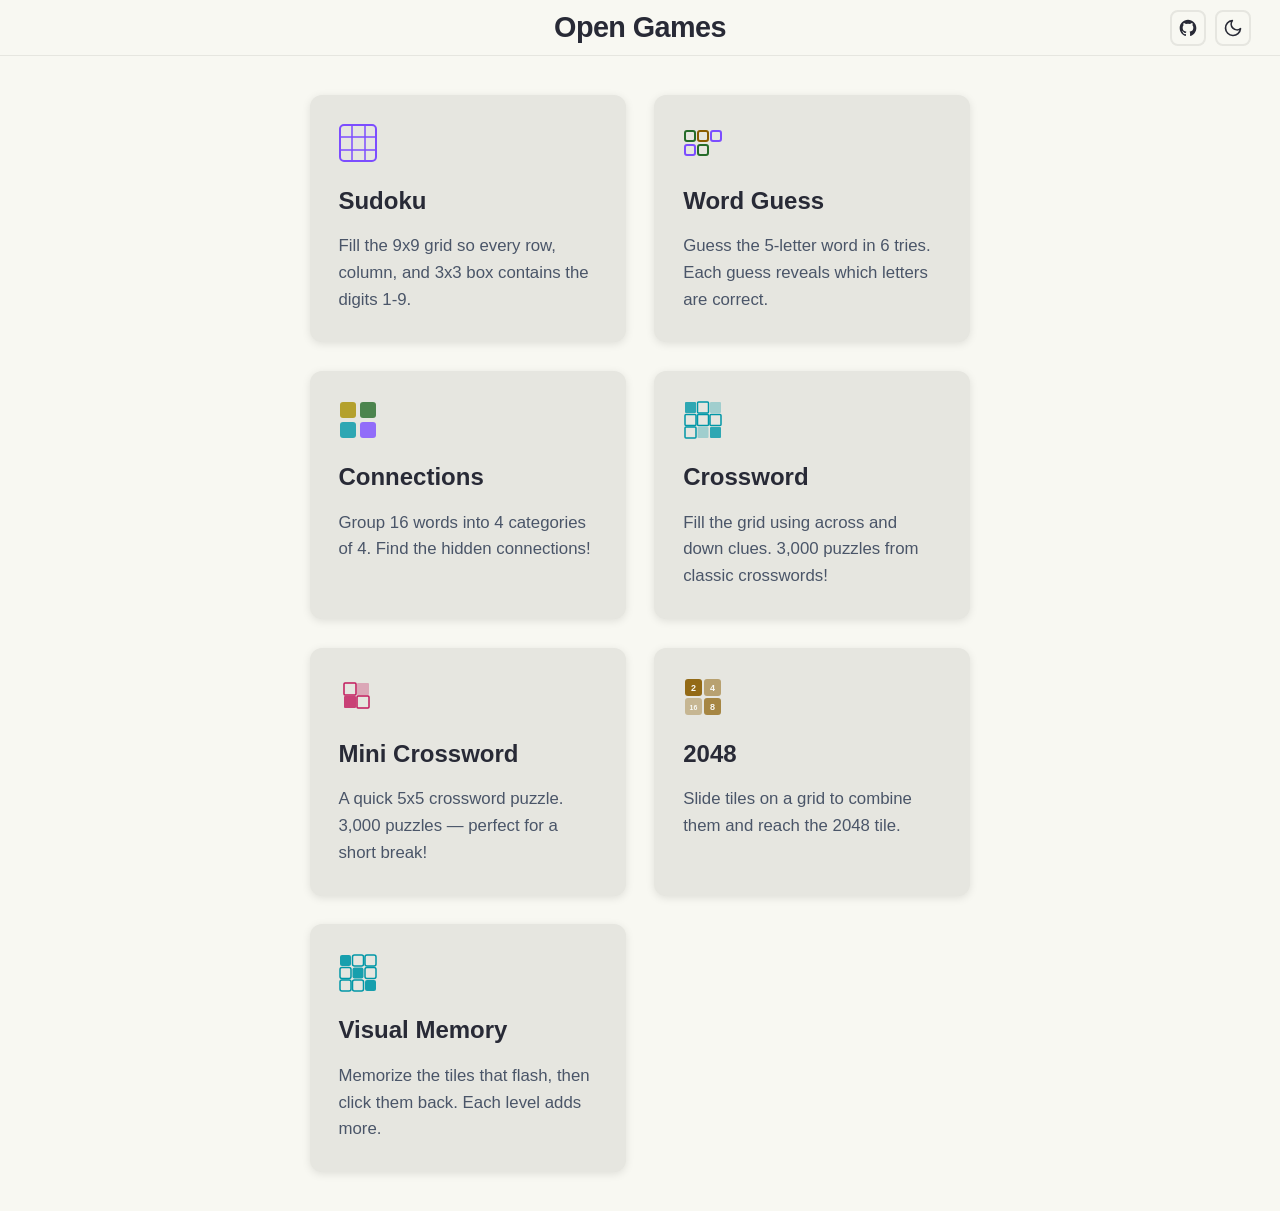
<file: index.html>
<!DOCTYPE html>
<html lang="en">
<head>
  <meta charset="UTF-8">
  <meta name="viewport" content="width=device-width, initial-scale=1.0, viewport-fit=cover">
  <meta name="theme-color" content="#282a36" media="(prefers-color-scheme: dark)">
  <meta name="theme-color" content="#f8f8f2" media="(prefers-color-scheme: light)">
  <meta name="mobile-web-app-capable" content="yes">
  <meta name="apple-mobile-web-app-capable" content="yes">
  <meta name="apple-mobile-web-app-title" content="Open Games">
  <meta name="apple-mobile-web-app-status-bar-style" content="black-translucent">
  <title>Open Games</title>
  <script>try{var t=localStorage.getItem('theme');document.documentElement.setAttribute('data-theme',t||(matchMedia('(prefers-color-scheme:light)').matches?'light':'dark'))}catch(e){document.documentElement.setAttribute('data-theme','dark')}</script>
  <link rel="icon" href="assets/icons/favicon.svg" type="image/svg+xml">
  <link rel="apple-touch-icon" href="assets/icons/apple-touch-icon.png">
  <link rel="manifest" href="manifest.webmanifest">
  <link rel="stylesheet" href="shared/css/reset.css">
  <link rel="stylesheet" href="shared/css/theme.css">
  <link rel="stylesheet" href="shared/css/common.css">
  <script src="shared/js/theme-toggle.js" defer></script>
  <script src="shared/js/pwa.js" defer></script>
</head>
<body>
  <div class="page">
    <header class="site-header">
      <h1>Open Games</h1>
      <div class="header-actions">
        <a href="https://github.com/joetul/open-games" aria-label="View on GitHub" target="_blank" rel="noopener">
          <svg width="20" height="20" viewBox="0 0 24 24" fill="currentColor" xmlns="http://www.w3.org/2000/svg"><path d="M12 2C6.477 2 2 6.477 2 12c0 4.42 2.865 8.166 6.839 9.489.5.092.682-.217.682-.482 0-.237-.009-.866-.013-1.7-2.782.604-3.369-1.34-3.369-1.34-.454-1.156-1.11-1.463-1.11-1.463-.908-.62.069-.608.069-.608 1.003.07 1.531 1.03 1.531 1.03.892 1.529 2.341 1.087 2.91.831.092-.646.35-1.086.636-1.337-2.22-.252-4.555-1.11-4.555-4.943 0-1.091.39-1.984 1.029-2.683-.103-.253-.446-1.27.098-2.647 0 0 .84-.269 2.75 1.025A9.578 9.578 0 0112 6.836a9.59 9.59 0 012.504.337c1.909-1.294 2.747-1.025 2.747-1.025.546 1.377.203 2.394.1 2.647.64.699 1.028 1.592 1.028 2.683 0 3.842-2.339 4.687-4.566 4.935.359.309.678.919.678 1.852 0 1.336-.012 2.415-.012 2.743 0 .267.18.578.688.48C19.138 20.163 22 16.418 22 12c0-5.523-4.477-10-10-10z"/></svg>
        </a>
        <button class="theme-toggle" aria-label="Toggle theme">
          <!-- Icon injected by theme-toggle.js -->
        </button>
      </div>
    </header>

    <main class="container">
      <div class="game-grid">
        <a href="games/sudoku/" class="game-card">
          <div class="card-icon" aria-hidden="true">
            <svg width="40" height="40" viewBox="0 0 40 40" fill="none" xmlns="http://www.w3.org/2000/svg">
              <rect x="2" y="2" width="36" height="36" rx="4" stroke="var(--accent-purple)" stroke-width="2"/>
              <line x1="14" y1="2" x2="14" y2="38" stroke="var(--accent-purple)" stroke-width="1.5"/>
              <line x1="27" y1="2" x2="27" y2="38" stroke="var(--accent-purple)" stroke-width="1.5"/>
              <line x1="2" y1="14" x2="38" y2="14" stroke="var(--accent-purple)" stroke-width="1.5"/>
              <line x1="2" y1="27" x2="38" y2="27" stroke="var(--accent-purple)" stroke-width="1.5"/>
            </svg>
          </div>
          <h2>Sudoku</h2>
          <p>Fill the 9x9 grid so every row, column, and 3x3 box contains the digits 1-9.</p>
        </a>

        <a href="games/wordguess/" class="game-card">
          <div class="card-icon" aria-hidden="true">
            <svg width="40" height="40" viewBox="0 0 40 40" fill="none" xmlns="http://www.w3.org/2000/svg">
              <rect x="2" y="8" width="10" height="10" rx="2" stroke="var(--accent-green)" stroke-width="2"/>
              <rect x="15" y="8" width="10" height="10" rx="2" stroke="var(--accent-orange)" stroke-width="2"/>
              <rect x="28" y="8" width="10" height="10" rx="2" stroke="var(--accent-purple)" stroke-width="2"/>
              <rect x="2" y="22" width="10" height="10" rx="2" stroke="var(--accent-purple)" stroke-width="2"/>
              <rect x="15" y="22" width="10" height="10" rx="2" stroke="var(--accent-green)" stroke-width="2"/>
            </svg>
          </div>
          <h2>Word Guess</h2>
          <p>Guess the 5-letter word in 6 tries. Each guess reveals which letters are correct.</p>
        </a>

        <a href="games/connections/" class="game-card">
          <div class="card-icon" aria-hidden="true">
            <svg width="40" height="40" viewBox="0 0 40 40" fill="none" xmlns="http://www.w3.org/2000/svg">
              <rect x="2" y="2" width="16" height="16" rx="3" fill="var(--accent-yellow)" opacity="0.8"/>
              <rect x="22" y="2" width="16" height="16" rx="3" fill="var(--accent-green)" opacity="0.8"/>
              <rect x="2" y="22" width="16" height="16" rx="3" fill="var(--accent-cyan)" opacity="0.8"/>
              <rect x="22" y="22" width="16" height="16" rx="3" fill="var(--accent-purple)" opacity="0.8"/>
            </svg>
          </div>
          <h2>Connections</h2>
          <p>Group 16 words into 4 categories of 4. Find the hidden connections!</p>
        </a>

        <a href="games/crossword/" class="game-card">
          <div class="card-icon" aria-hidden="true">
            <svg width="40" height="40" viewBox="0 0 40 40" fill="none" xmlns="http://www.w3.org/2000/svg">
              <rect x="2" y="2" width="11" height="11" rx="1" fill="var(--accent-cyan)" opacity="0.8"/>
              <rect x="14.5" y="2" width="11" height="11" rx="1" stroke="var(--accent-cyan)" stroke-width="1.5" fill="none"/>
              <rect x="27" y="2" width="11" height="11" rx="1" fill="var(--accent-cyan)" opacity="0.3"/>
              <rect x="2" y="14.5" width="11" height="11" rx="1" stroke="var(--accent-cyan)" stroke-width="1.5" fill="none"/>
              <rect x="14.5" y="14.5" width="11" height="11" rx="1" stroke="var(--accent-cyan)" stroke-width="1.5" fill="none"/>
              <rect x="27" y="14.5" width="11" height="11" rx="1" stroke="var(--accent-cyan)" stroke-width="1.5" fill="none"/>
              <rect x="2" y="27" width="11" height="11" rx="1" stroke="var(--accent-cyan)" stroke-width="1.5" fill="none"/>
              <rect x="14.5" y="27" width="11" height="11" rx="1" fill="var(--accent-cyan)" opacity="0.3"/>
              <rect x="27" y="27" width="11" height="11" rx="1" fill="var(--accent-cyan)" opacity="0.8"/>
            </svg>
          </div>
          <h2>Crossword</h2>
          <p>Fill the grid using across and down clues. 3,000 puzzles from classic crosswords!</p>
        </a>

        <a href="games/mini-crossword/" class="game-card">
          <div class="card-icon" aria-hidden="true">
            <svg width="40" height="40" viewBox="0 0 40 40" fill="none" xmlns="http://www.w3.org/2000/svg">
              <rect x="6" y="6" width="12" height="12" rx="1" stroke="var(--accent-pink)" stroke-width="1.5" fill="none"/>
              <rect x="19" y="6" width="12" height="12" rx="1" fill="var(--accent-pink)" opacity="0.3"/>
              <rect x="6" y="19" width="12" height="12" rx="1" fill="var(--accent-pink)" opacity="0.8"/>
              <rect x="19" y="19" width="12" height="12" rx="1" stroke="var(--accent-pink)" stroke-width="1.5" fill="none"/>
            </svg>
          </div>
          <h2>Mini Crossword</h2>
          <p>A quick 5x5 crossword puzzle. 3,000 puzzles — perfect for a short break!</p>
        </a>

        <a href="games/2048/" class="game-card">
          <div class="card-icon" aria-hidden="true">
            <svg width="40" height="40" viewBox="0 0 40 40" fill="none" xmlns="http://www.w3.org/2000/svg">
              <rect x="2" y="2" width="17" height="17" rx="3" fill="var(--accent-orange)" opacity="0.9"/>
              <rect x="21" y="2" width="17" height="17" rx="3" fill="var(--accent-orange)" opacity="0.5"/>
              <rect x="2" y="21" width="17" height="17" rx="3" fill="var(--accent-orange)" opacity="0.35"/>
              <rect x="21" y="21" width="17" height="17" rx="3" fill="var(--accent-orange)" opacity="0.7"/>
              <text x="10.5" y="14" text-anchor="middle" font-size="9" font-weight="800" fill="var(--bg-primary)">2</text>
              <text x="29.5" y="14" text-anchor="middle" font-size="9" font-weight="800" fill="var(--bg-primary)">4</text>
              <text x="10.5" y="33" text-anchor="middle" font-size="7" font-weight="800" fill="var(--bg-primary)">16</text>
              <text x="29.5" y="33" text-anchor="middle" font-size="9" font-weight="800" fill="var(--bg-primary)">8</text>
            </svg>
          </div>
          <h2>2048</h2>
          <p>Slide tiles on a grid to combine them and reach the 2048 tile.</p>
        </a>

        <a href="games/visual-memory/" class="game-card">
          <div class="card-icon" aria-hidden="true">
            <svg width="40" height="40" viewBox="0 0 40 40" fill="none" xmlns="http://www.w3.org/2000/svg">
              <rect x="2" y="2" width="11" height="11" rx="2" fill="var(--accent-cyan)" opacity="0.9"/>
              <rect x="14.5" y="2" width="11" height="11" rx="2" stroke="var(--accent-cyan)" stroke-width="1.5"/>
              <rect x="27" y="2" width="11" height="11" rx="2" stroke="var(--accent-cyan)" stroke-width="1.5"/>
              <rect x="2" y="14.5" width="11" height="11" rx="2" stroke="var(--accent-cyan)" stroke-width="1.5"/>
              <rect x="14.5" y="14.5" width="11" height="11" rx="2" fill="var(--accent-cyan)" opacity="0.9"/>
              <rect x="27" y="14.5" width="11" height="11" rx="2" stroke="var(--accent-cyan)" stroke-width="1.5"/>
              <rect x="2" y="27" width="11" height="11" rx="2" stroke="var(--accent-cyan)" stroke-width="1.5"/>
              <rect x="14.5" y="27" width="11" height="11" rx="2" stroke="var(--accent-cyan)" stroke-width="1.5"/>
              <rect x="27" y="27" width="11" height="11" rx="2" fill="var(--accent-cyan)" opacity="0.9"/>
            </svg>
          </div>
          <h2>Visual Memory</h2>
          <p>Memorize the tiles that flash, then click them back. Each level adds more.</p>
        </a>

        <!-- Add more game cards here -->
      </div>
    </main>
  </div>
</body>
</html>
</file>
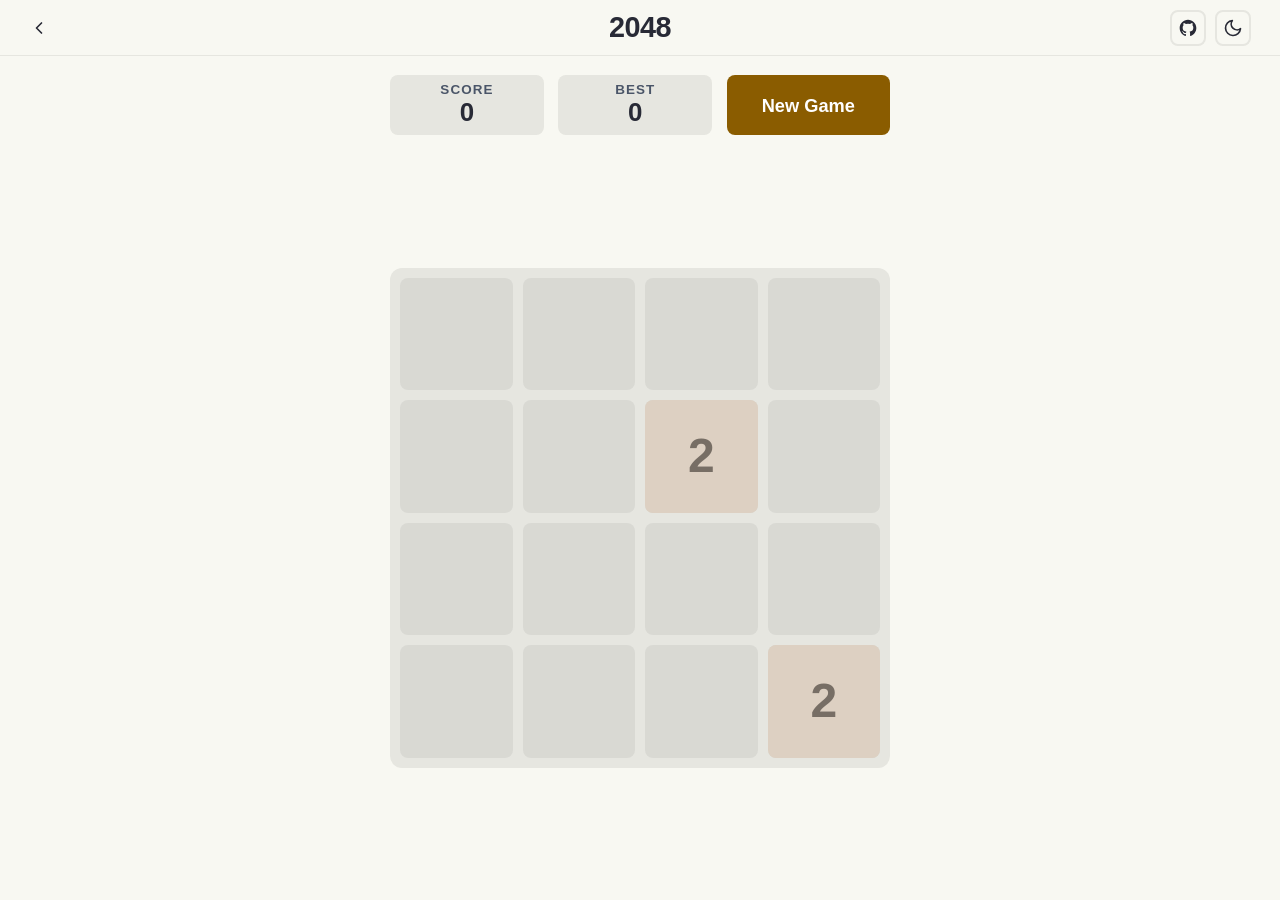
<file: games/2048/index.html>
<!DOCTYPE html>
<html lang="en">
<head>
  <meta charset="UTF-8">
  <meta name="viewport" content="width=device-width, initial-scale=1.0, viewport-fit=cover">
  <meta name="theme-color" content="#282a36" media="(prefers-color-scheme: dark)">
  <meta name="theme-color" content="#f8f8f2" media="(prefers-color-scheme: light)">
  <meta name="mobile-web-app-capable" content="yes">
  <meta name="apple-mobile-web-app-capable" content="yes">
  <meta name="apple-mobile-web-app-title" content="2048">
  <meta name="apple-mobile-web-app-status-bar-style" content="black-translucent">
  <title>2048 - Open Games</title>
  <script>try{var t=localStorage.getItem('theme');document.documentElement.setAttribute('data-theme',t||(matchMedia('(prefers-color-scheme:light)').matches?'light':'dark'))}catch(e){document.documentElement.setAttribute('data-theme','dark')}</script>
  <link rel="icon" href="../../assets/icons/favicon.svg" type="image/svg+xml">
  <link rel="apple-touch-icon" href="../../assets/icons/apple-touch-icon.png">
  <link rel="manifest" href="../../manifest.webmanifest">
  <link rel="stylesheet" href="../../shared/css/reset.css">
  <link rel="stylesheet" href="../../shared/css/theme.css">
  <link rel="stylesheet" href="../../shared/css/common.css">
  <link rel="stylesheet" href="2048.css">
  <script src="../../shared/js/theme-toggle.js" defer></script>
  <script src="../../shared/js/modal.js" defer></script>
  <script src="../../shared/js/pwa.js" defer></script>
</head>
<body>
  <div class="page">
    <header class="site-header">
      <a href="../../" class="back-btn" aria-label="Back">
        <svg width="20" height="20" viewBox="0 0 24 24" fill="none" stroke="currentColor" stroke-width="2" stroke-linecap="round" stroke-linejoin="round"><polyline points="15 18 9 12 15 6"/></svg>
      </a>
      <h1>2048</h1>
      <div class="header-actions">
        <a href="https://github.com/joetul/open-games" aria-label="View on GitHub" target="_blank" rel="noopener">
          <svg width="20" height="20" viewBox="0 0 24 24" fill="currentColor" xmlns="http://www.w3.org/2000/svg"><path d="M12 2C6.477 2 2 6.477 2 12c0 4.42 2.865 8.166 6.839 9.489.5.092.682-.217.682-.482 0-.237-.009-.866-.013-1.7-2.782.604-3.369-1.34-3.369-1.34-.454-1.156-1.11-1.463-1.11-1.463-.908-.62.069-.608.069-.608 1.003.07 1.531 1.03 1.531 1.03.892 1.529 2.341 1.087 2.91.831.092-.646.35-1.086.636-1.337-2.22-.252-4.555-1.11-4.555-4.943 0-1.091.39-1.984 1.029-2.683-.103-.253-.446-1.27.098-2.647 0 0 .84-.269 2.75 1.025A9.578 9.578 0 0112 6.836a9.59 9.59 0 012.504.337c1.909-1.294 2.747-1.025 2.747-1.025.546 1.377.203 2.394.1 2.647.64.699 1.028 1.592 1.028 2.683 0 3.842-2.339 4.687-4.566 4.935.359.309.678.919.678 1.852 0 1.336-.012 2.415-.012 2.743 0 .267.18.578.688.48C19.138 20.163 22 16.418 22 12c0-5.523-4.477-10-10-10z"/></svg>
        </a>
        <button class="theme-toggle" aria-label="Toggle theme"></button>
      </div>
    </header>

    <main class="game-area">
      <div class="score-bar">
        <div class="score-box">
          <span class="score-label">Score</span>
          <span class="score-value" id="score">0</span>
        </div>
        <div class="score-box">
          <span class="score-label">Best</span>
          <span class="score-value" id="best-score">0</span>
        </div>
        <button class="btn btn-primary" id="new-game-btn">New Game</button>
      </div>

      <div class="grid-container" id="grid-container">
        <div class="grid-background">
          <div class="cell-bg"></div><div class="cell-bg"></div><div class="cell-bg"></div><div class="cell-bg"></div>
          <div class="cell-bg"></div><div class="cell-bg"></div><div class="cell-bg"></div><div class="cell-bg"></div>
          <div class="cell-bg"></div><div class="cell-bg"></div><div class="cell-bg"></div><div class="cell-bg"></div>
          <div class="cell-bg"></div><div class="cell-bg"></div><div class="cell-bg"></div><div class="cell-bg"></div>
        </div>
        <div class="tile-layer" id="tile-layer"></div>
      </div>
    </main>

    <!-- Win modal -->
    <div class="modal-overlay" id="win-modal">
      <div class="modal" role="dialog" aria-modal="true" aria-label="You win">
        <button class="modal-close" aria-label="Close">&times;</button>
        <h2>You Win!</h2>
        <p id="win-message">You reached 2048!</p>
        <div class="modal-actions">
          <button class="btn btn-primary" id="keep-playing-btn">Keep Playing</button>
          <button class="btn btn-secondary" id="win-new-game-btn">New Game</button>
        </div>
      </div>
    </div>

    <!-- Game over modal -->
    <div class="modal-overlay" id="game-over-modal">
      <div class="modal" role="dialog" aria-modal="true" aria-label="Game over">
        <button class="modal-close" aria-label="Close">&times;</button>
        <h2>Game Over</h2>
        <p id="game-over-message">No more moves available.</p>
        <p id="game-over-score"></p>
        <button class="btn btn-primary" id="game-over-new-game-btn">Try Again</button>
      </div>
    </div>
  </div>

  <script type="module" src="2048.js"></script>
</body>
</html>
</file>
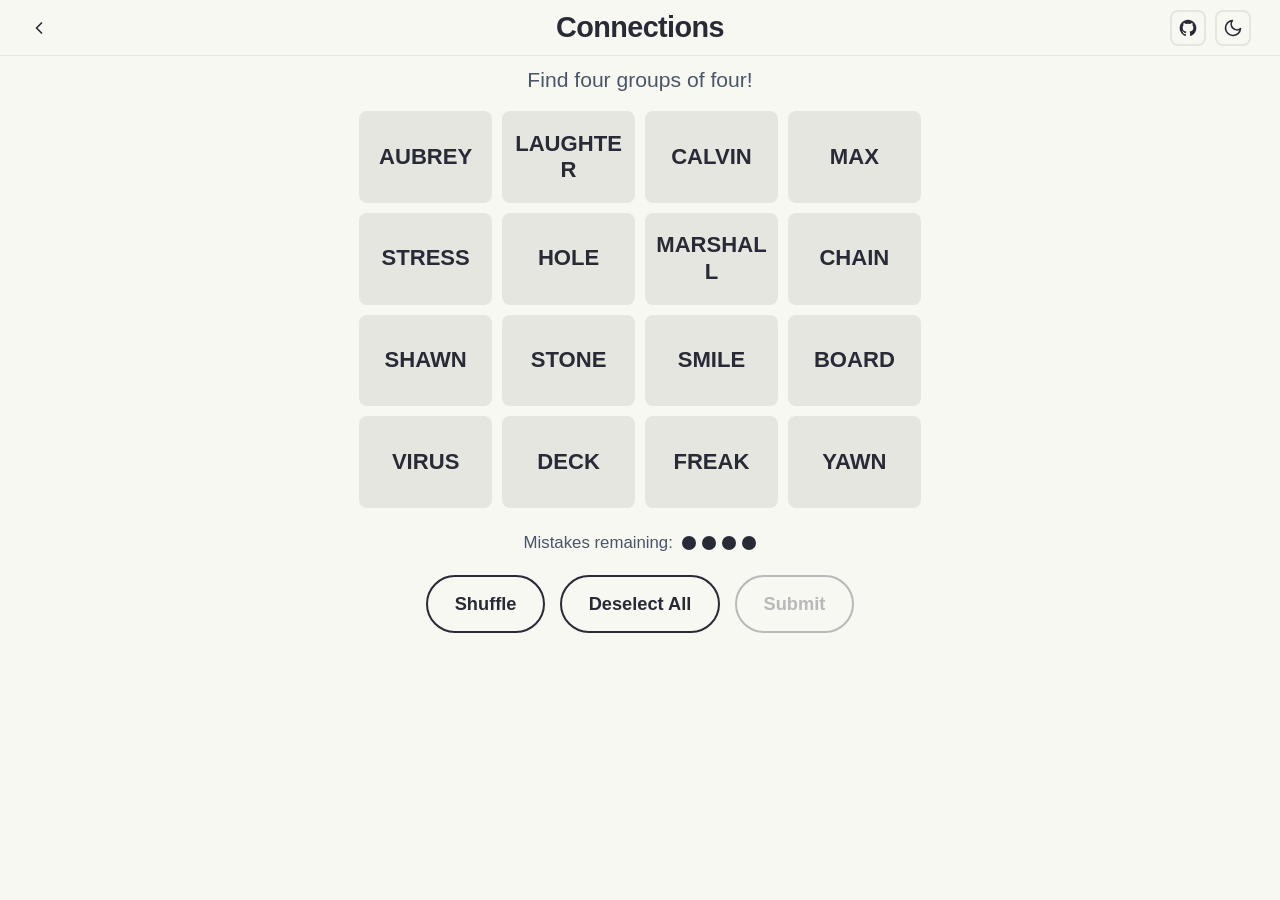
<file: games/connections/index.html>
<!DOCTYPE html>
<html lang="en">
<head>
  <meta charset="UTF-8">
  <meta name="viewport" content="width=device-width, initial-scale=1.0, viewport-fit=cover">
  <meta name="theme-color" content="#282a36" media="(prefers-color-scheme: dark)">
  <meta name="theme-color" content="#f8f8f2" media="(prefers-color-scheme: light)">
  <meta name="mobile-web-app-capable" content="yes">
  <meta name="apple-mobile-web-app-capable" content="yes">
  <meta name="apple-mobile-web-app-title" content="Connections">
  <meta name="apple-mobile-web-app-status-bar-style" content="black-translucent">
  <title>Connections - Open Games</title>
  <script>try{var t=localStorage.getItem('theme');document.documentElement.setAttribute('data-theme',t||(matchMedia('(prefers-color-scheme:light)').matches?'light':'dark'))}catch(e){document.documentElement.setAttribute('data-theme','dark')}</script>
  <link rel="icon" href="../../assets/icons/favicon.svg" type="image/svg+xml">
  <link rel="apple-touch-icon" href="../../assets/icons/apple-touch-icon.png">
  <link rel="manifest" href="../../manifest.webmanifest">
  <link rel="stylesheet" href="../../shared/css/reset.css">
  <link rel="stylesheet" href="../../shared/css/theme.css">
  <link rel="stylesheet" href="../../shared/css/common.css">
  <link rel="stylesheet" href="connections.css">
  <script src="../../shared/js/theme-toggle.js" defer></script>
  <script src="../../shared/js/modal.js" defer></script>
  <script src="../../shared/js/pwa.js" defer></script>
</head>
<body>
  <div class="page">
    <header class="site-header">
      <a href="../../" class="back-btn" aria-label="Back">
        <svg width="20" height="20" viewBox="0 0 24 24" fill="none" stroke="currentColor" stroke-width="2" stroke-linecap="round" stroke-linejoin="round"><polyline points="15 18 9 12 15 6"/></svg>
      </a>
      <h1>Connections</h1>
      <div class="header-actions">
        <a href="https://github.com/joetul/open-games" aria-label="View on GitHub" target="_blank" rel="noopener">
          <svg width="20" height="20" viewBox="0 0 24 24" fill="currentColor" xmlns="http://www.w3.org/2000/svg"><path d="M12 2C6.477 2 2 6.477 2 12c0 4.42 2.865 8.166 6.839 9.489.5.092.682-.217.682-.482 0-.237-.009-.866-.013-1.7-2.782.604-3.369-1.34-3.369-1.34-.454-1.156-1.11-1.463-1.11-1.463-.908-.62.069-.608.069-.608 1.003.07 1.531 1.03 1.531 1.03.892 1.529 2.341 1.087 2.91.831.092-.646.35-1.086.636-1.337-2.22-.252-4.555-1.11-4.555-4.943 0-1.091.39-1.984 1.029-2.683-.103-.253-.446-1.27.098-2.647 0 0 .84-.269 2.75 1.025A9.578 9.578 0 0112 6.836a9.59 9.59 0 012.504.337c1.909-1.294 2.747-1.025 2.747-1.025.546 1.377.203 2.394.1 2.647.64.699 1.028 1.592 1.028 2.683 0 3.842-2.339 4.687-4.566 4.935.359.309.678.919.678 1.852 0 1.336-.012 2.415-.012 2.743 0 .267.18.578.688.48C19.138 20.163 22 16.418 22 12c0-5.523-4.477-10-10-10z"/></svg>
        </a>
        <button class="theme-toggle" aria-label="Toggle theme"></button>
      </div>
    </header>

    <main class="game-area">
      <div class="toast-container" id="toast-container" aria-live="polite"></div>

      <p class="prompt">Find four groups of four!</p>

      <!-- Solved groups appear here -->
      <div class="solved-groups" id="solved-groups"></div>

      <!-- Word grid -->
      <div class="word-grid" id="word-grid"></div>

      <!-- Mistakes -->
      <div class="mistakes" id="mistakes">
        <span>Mistakes remaining:</span>
        <div class="dots" id="mistake-dots">
          <span class="dot"></span>
          <span class="dot"></span>
          <span class="dot"></span>
          <span class="dot"></span>
        </div>
      </div>

      <!-- Controls -->
      <div class="controls">
        <button class="btn" id="shuffle-btn">Shuffle</button>
        <button class="btn" id="deselect-btn">Deselect All</button>
        <button class="btn" id="submit-btn" disabled>Submit</button>
      </div>

      <!-- End modal -->
      <div class="modal-overlay" id="end-modal">
        <div class="modal" role="dialog" aria-modal="true" aria-label="Game result">
          <button class="modal-close" aria-label="Close">&times;</button>
          <h2 id="end-title">Game Over</h2>
          <p id="end-message"></p>
          <div class="modal-results" id="modal-results"></div>
          <button class="btn btn-primary" id="end-new-game">Play Again</button>
        </div>
      </div>
    </main>
  </div>

  <script type="module" src="connections.js"></script>
</body>
</html>
</file>
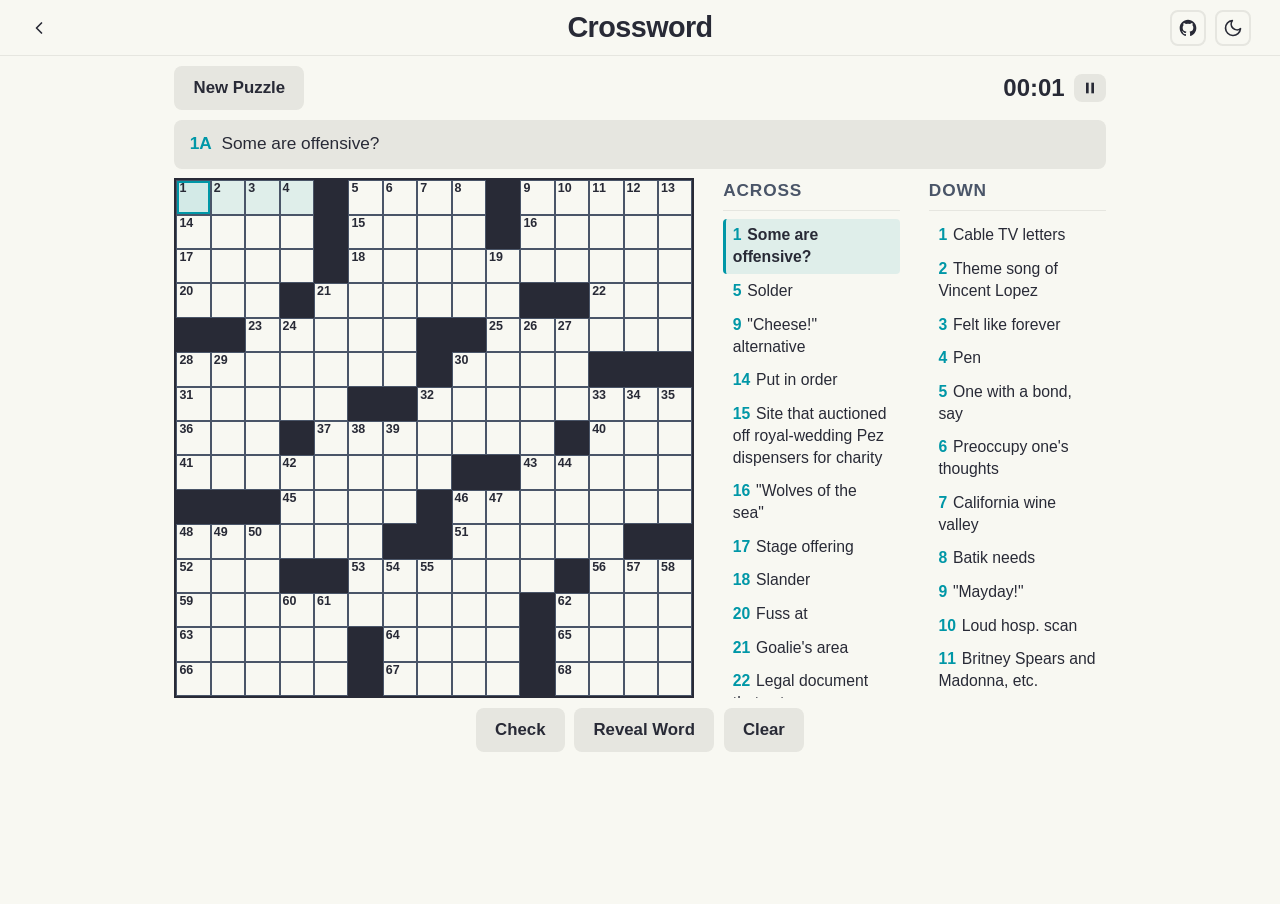
<file: games/crossword/index.html>
<!DOCTYPE html>
<html lang="en">
<head>
  <meta charset="UTF-8">
  <meta name="viewport" content="width=device-width, initial-scale=1.0, viewport-fit=cover">
  <meta name="theme-color" content="#282a36" media="(prefers-color-scheme: dark)">
  <meta name="theme-color" content="#f8f8f2" media="(prefers-color-scheme: light)">
  <meta name="mobile-web-app-capable" content="yes">
  <meta name="apple-mobile-web-app-capable" content="yes">
  <meta name="apple-mobile-web-app-title" content="Crossword">
  <meta name="apple-mobile-web-app-status-bar-style" content="black-translucent">
  <title>Crossword - Open Games</title>
  <script>try{var t=localStorage.getItem('theme');document.documentElement.setAttribute('data-theme',t||(matchMedia('(prefers-color-scheme:light)').matches?'light':'dark'))}catch(e){document.documentElement.setAttribute('data-theme','dark')}</script>
  <link rel="icon" href="../../assets/icons/favicon.svg" type="image/svg+xml">
  <link rel="apple-touch-icon" href="../../assets/icons/apple-touch-icon.png">
  <link rel="manifest" href="../../manifest.webmanifest">
  <link rel="stylesheet" href="../../shared/css/reset.css">
  <link rel="stylesheet" href="../../shared/css/theme.css">
  <link rel="stylesheet" href="../../shared/css/common.css">
  <link rel="stylesheet" href="crossword.css">
  <script src="../../shared/js/theme-toggle.js" defer></script>
  <script src="../../shared/js/modal.js" defer></script>
  <script src="../../shared/js/pwa.js" defer></script>
</head>
<body>
  <div class="page">
    <header class="site-header">
      <a href="../../" class="back-btn" aria-label="Back">
        <svg width="20" height="20" viewBox="0 0 24 24" fill="none" stroke="currentColor" stroke-width="2" stroke-linecap="round" stroke-linejoin="round"><polyline points="15 18 9 12 15 6"/></svg>
      </a>
      <h1>Crossword</h1>
      <div class="header-actions">
        <a href="https://github.com/joetul/open-games" aria-label="View on GitHub" target="_blank" rel="noopener">
          <svg width="20" height="20" viewBox="0 0 24 24" fill="currentColor" xmlns="http://www.w3.org/2000/svg"><path d="M12 2C6.477 2 2 6.477 2 12c0 4.42 2.865 8.166 6.839 9.489.5.092.682-.217.682-.482 0-.237-.009-.866-.013-1.7-2.782.604-3.369-1.34-3.369-1.34-.454-1.156-1.11-1.463-1.11-1.463-.908-.62.069-.608.069-.608 1.003.07 1.531 1.03 1.531 1.03.892 1.529 2.341 1.087 2.91.831.092-.646.35-1.086.636-1.337-2.22-.252-4.555-1.11-4.555-4.943 0-1.091.39-1.984 1.029-2.683-.103-.253-.446-1.27.098-2.647 0 0 .84-.269 2.75 1.025A9.578 9.578 0 0112 6.836a9.59 9.59 0 012.504.337c1.909-1.294 2.747-1.025 2.747-1.025.546 1.377.203 2.394.1 2.647.64.699 1.028 1.592 1.028 2.683 0 3.842-2.339 4.687-4.566 4.935.359.309.678.919.678 1.852 0 1.336-.012 2.415-.012 2.743 0 .267.18.578.688.48C19.138 20.163 22 16.418 22 12c0-5.523-4.477-10-10-10z"/></svg>
        </a>
        <button class="theme-toggle" aria-label="Toggle theme"></button>
      </div>
    </header>

    <main class="container">
      <div class="toast-container" id="toast-container" aria-live="polite"></div>

      <!-- Controls bar -->
      <div class="controls">
        <div class="controls-left">
          <button class="btn btn-secondary" id="new-game-btn">New Puzzle</button>
        </div>
        <div class="controls-right">
          <div class="timer" id="timer">
            <span id="timer-display">00:00</span>
            <button class="btn btn-secondary btn-small" id="timer-pause" aria-label="Pause timer">
              <svg id="pause-icon" width="16" height="16" viewBox="0 0 24 24" fill="currentColor"><rect x="6" y="4" width="4" height="16"/><rect x="14" y="4" width="4" height="16"/></svg>
              <svg id="play-icon" width="16" height="16" viewBox="0 0 24 24" fill="currentColor" style="display:none"><polygon points="5,3 19,12 5,21"/></svg>
            </button>
          </div>
        </div>
      </div>

      <!-- Active clue bar (always visible, shows current clue) -->
      <div class="active-clue-bar" id="active-clue-bar">
        <span class="clue-label" id="clue-label"></span>
        <span class="clue-text" id="clue-text">Select a cell to begin</span>
      </div>

      <!-- Main game layout -->
      <div class="crossword-layout">
        <div class="crossword-grid-wrapper">
          <div class="crossword-grid" id="crossword-grid" role="grid" aria-label="Crossword puzzle grid"></div>
        </div>

        <div class="clue-panels">
          <div class="clue-panel">
            <h3>Across</h3>
            <ul class="clue-list" id="clues-across"></ul>
          </div>
          <div class="clue-panel">
            <h3>Down</h3>
            <ul class="clue-list" id="clues-down"></ul>
          </div>
        </div>
      </div>

      <!-- Action buttons -->
      <div class="actions">
        <button class="btn btn-secondary" id="check-btn">Check</button>
        <button class="btn btn-secondary" id="reveal-word-btn">Reveal Word</button>
        <button class="btn btn-secondary" id="clear-btn">Clear</button>
      </div>

      <!-- Confirm clear modal -->
      <div class="modal-overlay" id="clear-modal">
        <div class="modal" role="dialog" aria-modal="true" aria-label="Confirm clear">
          <p>Clear all non-revealed cells?</p>
          <div style="display: flex; gap: 0.75rem; justify-content: center;">
            <button class="btn btn-secondary" id="clear-cancel">Cancel</button>
            <button class="btn btn-primary" id="clear-confirm">Clear</button>
          </div>
        </div>
      </div>

      <!-- Pause modal -->
      <div class="modal-overlay" id="pause-modal">
        <div class="modal" role="dialog" aria-modal="true" aria-label="Game paused">
          <h2>Paused</h2>
          <button class="btn btn-primary" id="resume-btn">Resume</button>
        </div>
      </div>

      <!-- Win modal -->
      <div class="modal-overlay" id="win-modal">
        <div class="modal" role="dialog" aria-modal="true" aria-label="Puzzle complete">
          <button class="modal-close" aria-label="Close">&times;</button>
          <h2>Congratulations!</h2>
          <p id="win-message"></p>
          <button class="btn btn-primary" id="win-new-game">New Puzzle</button>
        </div>
      </div>

      <!-- Loading overlay -->
      <div class="loading-overlay" id="loading-overlay">
        <p>Loading puzzle...</p>
      </div>
    </main>
  </div>

  <script type="module" src="crossword.js"></script>
</body>
</html>
</file>
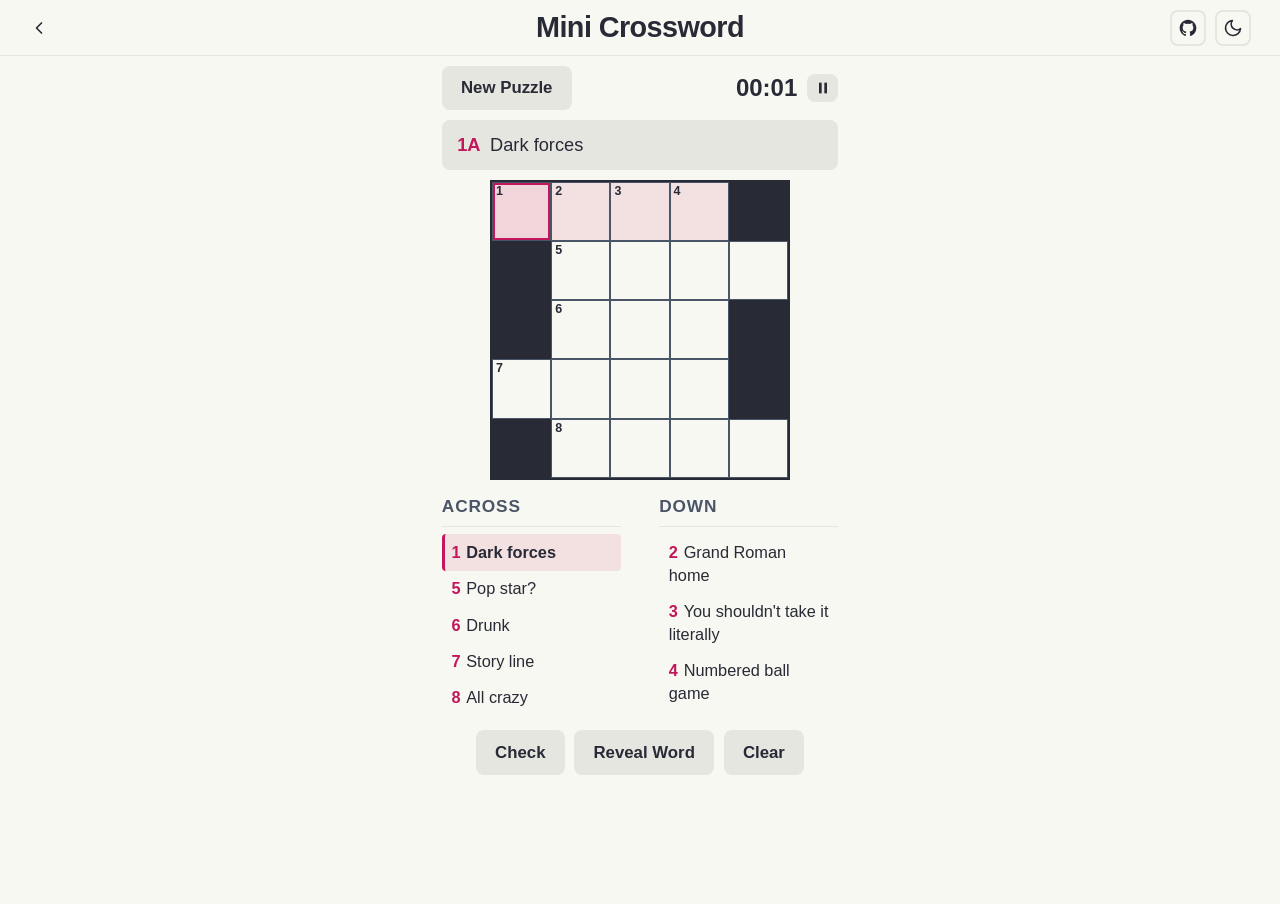
<file: games/mini-crossword/index.html>
<!DOCTYPE html>
<html lang="en">
<head>
  <meta charset="UTF-8">
  <meta name="viewport" content="width=device-width, initial-scale=1.0, viewport-fit=cover">
  <meta name="theme-color" content="#282a36" media="(prefers-color-scheme: dark)">
  <meta name="theme-color" content="#f8f8f2" media="(prefers-color-scheme: light)">
  <meta name="mobile-web-app-capable" content="yes">
  <meta name="apple-mobile-web-app-capable" content="yes">
  <meta name="apple-mobile-web-app-title" content="Mini Crossword">
  <meta name="apple-mobile-web-app-status-bar-style" content="black-translucent">
  <title>Mini Crossword - Open Games</title>
  <script>try{var t=localStorage.getItem('theme');document.documentElement.setAttribute('data-theme',t||(matchMedia('(prefers-color-scheme:light)').matches?'light':'dark'))}catch(e){document.documentElement.setAttribute('data-theme','dark')}</script>
  <link rel="icon" href="../../assets/icons/favicon.svg" type="image/svg+xml">
  <link rel="apple-touch-icon" href="../../assets/icons/apple-touch-icon.png">
  <link rel="manifest" href="../../manifest.webmanifest">
  <link rel="stylesheet" href="../../shared/css/reset.css">
  <link rel="stylesheet" href="../../shared/css/theme.css">
  <link rel="stylesheet" href="../../shared/css/common.css">
  <link rel="stylesheet" href="mini-crossword.css">
  <script src="../../shared/js/theme-toggle.js" defer></script>
  <script src="../../shared/js/modal.js" defer></script>
  <script src="../../shared/js/pwa.js" defer></script>
</head>
<body>
  <div class="page">
    <header class="site-header">
      <a href="../../" class="back-btn" aria-label="Back">
        <svg width="20" height="20" viewBox="0 0 24 24" fill="none" stroke="currentColor" stroke-width="2" stroke-linecap="round" stroke-linejoin="round"><polyline points="15 18 9 12 15 6"/></svg>
      </a>
      <h1>Mini Crossword</h1>
      <div class="header-actions">
        <a href="https://github.com/joetul/open-games" aria-label="View on GitHub" target="_blank" rel="noopener">
          <svg width="20" height="20" viewBox="0 0 24 24" fill="currentColor" xmlns="http://www.w3.org/2000/svg"><path d="M12 2C6.477 2 2 6.477 2 12c0 4.42 2.865 8.166 6.839 9.489.5.092.682-.217.682-.482 0-.237-.009-.866-.013-1.7-2.782.604-3.369-1.34-3.369-1.34-.454-1.156-1.11-1.463-1.11-1.463-.908-.62.069-.608.069-.608 1.003.07 1.531 1.03 1.531 1.03.892 1.529 2.341 1.087 2.91.831.092-.646.35-1.086.636-1.337-2.22-.252-4.555-1.11-4.555-4.943 0-1.091.39-1.984 1.029-2.683-.103-.253-.446-1.27.098-2.647 0 0 .84-.269 2.75 1.025A9.578 9.578 0 0112 6.836a9.59 9.59 0 012.504.337c1.909-1.294 2.747-1.025 2.747-1.025.546 1.377.203 2.394.1 2.647.64.699 1.028 1.592 1.028 2.683 0 3.842-2.339 4.687-4.566 4.935.359.309.678.919.678 1.852 0 1.336-.012 2.415-.012 2.743 0 .267.18.578.688.48C19.138 20.163 22 16.418 22 12c0-5.523-4.477-10-10-10z"/></svg>
        </a>
        <button class="theme-toggle" aria-label="Toggle theme"></button>
      </div>
    </header>

    <main class="container">
      <div class="toast-container" id="toast-container" aria-live="polite"></div>

      <!-- Controls bar -->
      <div class="controls">
        <div class="controls-left">
          <button class="btn btn-secondary" id="new-game-btn">New Puzzle</button>
        </div>
        <div class="controls-right">
          <div class="timer" id="timer">
            <span id="timer-display">00:00</span>
            <button class="btn btn-secondary btn-small" id="timer-pause" aria-label="Pause timer">
              <svg id="pause-icon" width="16" height="16" viewBox="0 0 24 24" fill="currentColor"><rect x="6" y="4" width="4" height="16"/><rect x="14" y="4" width="4" height="16"/></svg>
              <svg id="play-icon" width="16" height="16" viewBox="0 0 24 24" fill="currentColor" style="display:none"><polygon points="5,3 19,12 5,21"/></svg>
            </button>
          </div>
        </div>
      </div>

      <!-- Active clue bar -->
      <div class="active-clue-bar" id="active-clue-bar">
        <span class="clue-label" id="clue-label"></span>
        <span class="clue-text" id="clue-text">Select a cell to begin</span>
      </div>

      <!-- Grid centered -->
      <div class="mini-grid-wrapper">
        <div class="crossword-grid" id="crossword-grid" role="grid" aria-label="Mini crossword puzzle grid"></div>
      </div>

      <!-- Clue panels side by side below grid -->
      <div class="clue-panels">
        <div class="clue-panel">
          <h3>Across</h3>
          <ul class="clue-list" id="clues-across"></ul>
        </div>
        <div class="clue-panel">
          <h3>Down</h3>
          <ul class="clue-list" id="clues-down"></ul>
        </div>
      </div>

      <!-- Action buttons -->
      <div class="actions">
        <button class="btn btn-secondary" id="check-btn">Check</button>
        <button class="btn btn-secondary" id="reveal-word-btn">Reveal Word</button>
        <button class="btn btn-secondary" id="clear-btn">Clear</button>
      </div>

      <!-- Confirm clear modal -->
      <div class="modal-overlay" id="clear-modal">
        <div class="modal" role="dialog" aria-modal="true" aria-label="Confirm clear">
          <p>Clear all non-revealed cells?</p>
          <div style="display: flex; gap: 0.75rem; justify-content: center;">
            <button class="btn btn-secondary" id="clear-cancel">Cancel</button>
            <button class="btn btn-primary" id="clear-confirm">Clear</button>
          </div>
        </div>
      </div>

      <!-- Pause modal -->
      <div class="modal-overlay" id="pause-modal">
        <div class="modal" role="dialog" aria-modal="true" aria-label="Game paused">
          <h2>Paused</h2>
          <button class="btn btn-primary" id="resume-btn">Resume</button>
        </div>
      </div>

      <!-- Win modal -->
      <div class="modal-overlay" id="win-modal">
        <div class="modal" role="dialog" aria-modal="true" aria-label="Puzzle complete">
          <button class="modal-close" aria-label="Close">&times;</button>
          <h2>Congratulations!</h2>
          <p id="win-message"></p>
          <button class="btn btn-primary" id="win-new-game">New Puzzle</button>
        </div>
      </div>

      <!-- Loading overlay -->
      <div class="loading-overlay" id="loading-overlay">
        <p>Loading puzzle...</p>
      </div>
    </main>
  </div>

  <script type="module" src="mini-crossword.js"></script>
</body>
</html>
</file>
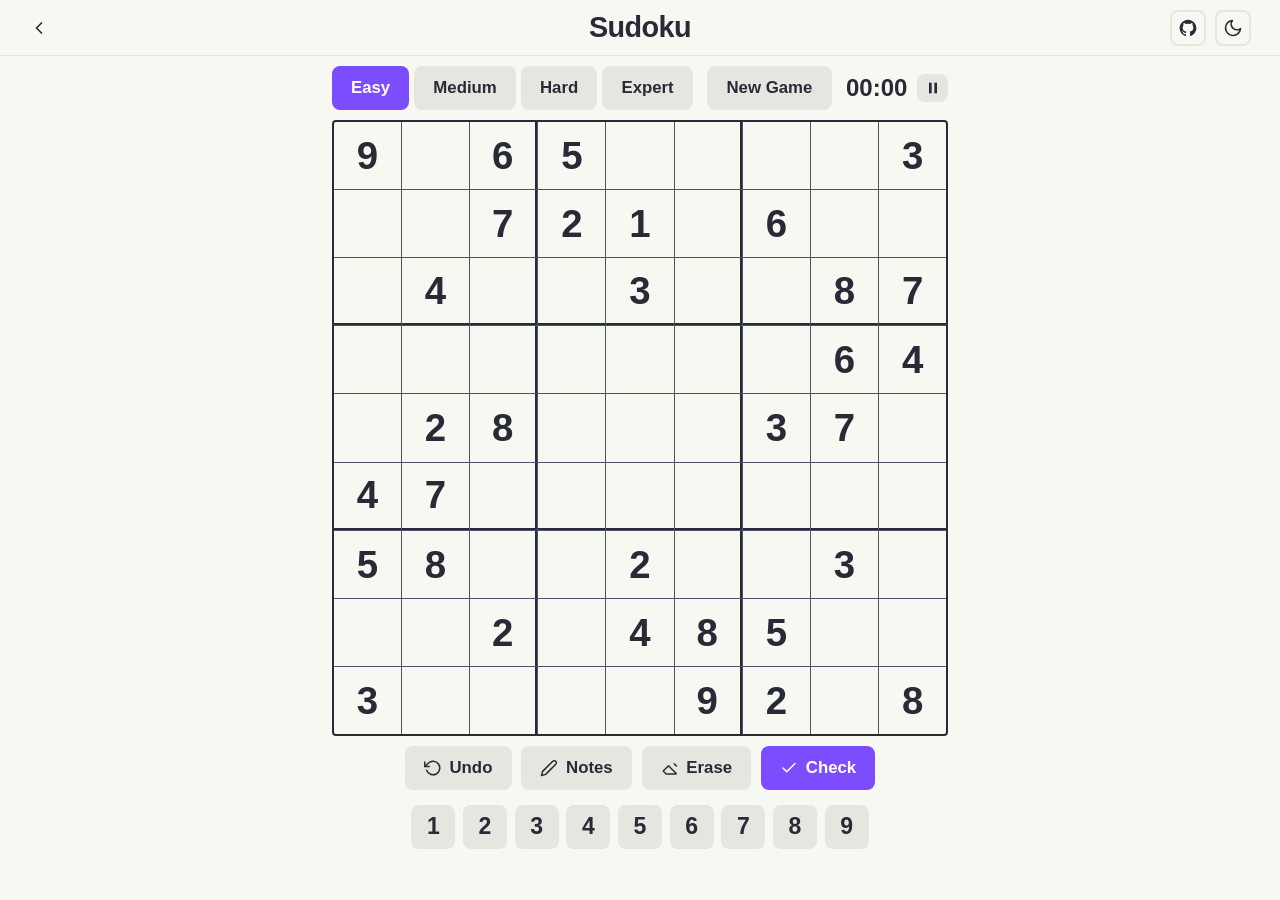
<file: games/sudoku/index.html>
<!DOCTYPE html>
<html lang="en">
<head>
  <meta charset="UTF-8">
  <meta name="viewport" content="width=device-width, initial-scale=1.0, viewport-fit=cover">
  <meta name="theme-color" content="#282a36" media="(prefers-color-scheme: dark)">
  <meta name="theme-color" content="#f8f8f2" media="(prefers-color-scheme: light)">
  <meta name="mobile-web-app-capable" content="yes">
  <meta name="apple-mobile-web-app-capable" content="yes">
  <meta name="apple-mobile-web-app-title" content="Sudoku">
  <meta name="apple-mobile-web-app-status-bar-style" content="black-translucent">
  <title>Sudoku - Open Games</title>
  <script>try{var t=localStorage.getItem('theme');document.documentElement.setAttribute('data-theme',t||(matchMedia('(prefers-color-scheme:light)').matches?'light':'dark'))}catch(e){document.documentElement.setAttribute('data-theme','dark')}</script>
  <link rel="icon" href="../../assets/icons/favicon.svg" type="image/svg+xml">
  <link rel="apple-touch-icon" href="../../assets/icons/apple-touch-icon.png">
  <link rel="manifest" href="../../manifest.webmanifest">
  <link rel="stylesheet" href="../../shared/css/reset.css">
  <link rel="stylesheet" href="../../shared/css/theme.css">
  <link rel="stylesheet" href="../../shared/css/common.css">
  <link rel="stylesheet" href="sudoku.css">
  <script src="../../shared/js/theme-toggle.js" defer></script>
  <script src="../../shared/js/modal.js" defer></script>
  <script src="../../shared/js/pwa.js" defer></script>
</head>
<body>
  <div class="page">
    <header class="site-header">
      <a href="../../" class="back-btn" aria-label="Back">
        <svg width="20" height="20" viewBox="0 0 24 24" fill="none" stroke="currentColor" stroke-width="2" stroke-linecap="round" stroke-linejoin="round"><polyline points="15 18 9 12 15 6"/></svg>
      </a>
      <h1>Sudoku</h1>
      <div class="header-actions">
        <a href="https://github.com/joetul/open-games" aria-label="View on GitHub" target="_blank" rel="noopener">
          <svg width="20" height="20" viewBox="0 0 24 24" fill="currentColor" xmlns="http://www.w3.org/2000/svg"><path d="M12 2C6.477 2 2 6.477 2 12c0 4.42 2.865 8.166 6.839 9.489.5.092.682-.217.682-.482 0-.237-.009-.866-.013-1.7-2.782.604-3.369-1.34-3.369-1.34-.454-1.156-1.11-1.463-1.11-1.463-.908-.62.069-.608.069-.608 1.003.07 1.531 1.03 1.531 1.03.892 1.529 2.341 1.087 2.91.831.092-.646.35-1.086.636-1.337-2.22-.252-4.555-1.11-4.555-4.943 0-1.091.39-1.984 1.029-2.683-.103-.253-.446-1.27.098-2.647 0 0 .84-.269 2.75 1.025A9.578 9.578 0 0112 6.836a9.59 9.59 0 012.504.337c1.909-1.294 2.747-1.025 2.747-1.025.546 1.377.203 2.394.1 2.647.64.699 1.028 1.592 1.028 2.683 0 3.842-2.339 4.687-4.566 4.935.359.309.678.919.678 1.852 0 1.336-.012 2.415-.012 2.743 0 .267.18.578.688.48C19.138 20.163 22 16.418 22 12c0-5.523-4.477-10-10-10z"/></svg>
        </a>
        <button class="theme-toggle" aria-label="Toggle theme"></button>
      </div>
    </header>

    <main class="container">
      <!-- Controls bar -->
      <div class="controls">
        <div class="controls-left">
          <div class="difficulty-group" role="group" aria-label="Difficulty">
            <button class="btn btn-secondary difficulty-btn active" data-difficulty="easy">Easy</button>
            <button class="btn btn-secondary difficulty-btn" data-difficulty="medium">Medium</button>
            <button class="btn btn-secondary difficulty-btn" data-difficulty="hard">Hard</button>
            <button class="btn btn-secondary difficulty-btn" data-difficulty="expert">Expert</button>
          </div>
          <button class="btn btn-secondary" id="new-game-btn">New Game</button>
        </div>
        <div class="controls-right">
          <div class="timer" aria-label="Timer">
            <span id="timer-display">00:00</span>
            <button class="btn btn-secondary btn-small" id="timer-pause" aria-label="Pause timer">
              <svg width="16" height="16" viewBox="0 0 24 24" fill="currentColor"><rect x="6" y="4" width="4" height="16"/><rect x="14" y="4" width="4" height="16"/></svg>
            </button>
          </div>
        </div>
      </div>

      <!-- Sudoku grid -->
      <div class="sudoku-grid" id="sudoku-grid" role="grid" aria-label="Sudoku puzzle"></div>

      <!-- Action buttons -->
      <div class="actions">
        <button class="btn btn-secondary" id="undo-btn" aria-label="Undo">
          <svg width="18" height="18" viewBox="0 0 24 24" fill="none" stroke="currentColor" stroke-width="2" stroke-linecap="round" stroke-linejoin="round"><polyline points="1 4 1 10 7 10"/><path d="M3.51 15a9 9 0 1 0 2.13-9.36L1 10"/></svg>
          Undo
        </button>
        <button class="btn btn-secondary" id="pencil-btn" aria-label="Toggle notes mode">
          <svg width="18" height="18" viewBox="0 0 24 24" fill="none" stroke="currentColor" stroke-width="2" stroke-linecap="round" stroke-linejoin="round"><path d="M17 3a2.828 2.828 0 1 1 4 4L7.5 20.5 2 22l1.5-5.5L17 3z"/></svg>
          Notes
        </button>
        <button class="btn btn-secondary" id="erase-btn" aria-label="Erase cell">
          <svg width="18" height="18" viewBox="0 0 24 24" fill="none" stroke="currentColor" stroke-width="2" stroke-linecap="round" stroke-linejoin="round"><path d="M20 20H7L3 16l7-7 10 10z"/><path d="m17.586 6.414 3 3"/></svg>
          Erase
        </button>
        <button class="btn active" id="check-btn" aria-label="Check for errors">
          <svg width="18" height="18" viewBox="0 0 24 24" fill="none" stroke="currentColor" stroke-width="2" stroke-linecap="round" stroke-linejoin="round"><polyline points="20 6 9 17 4 12"/></svg>
          Check
        </button>
      </div>

      <!-- Number pad -->
      <div class="numpad" role="group" aria-label="Number pad">
        <button class="numpad-btn" data-num="1">1</button>
        <button class="numpad-btn" data-num="2">2</button>
        <button class="numpad-btn" data-num="3">3</button>
        <button class="numpad-btn" data-num="4">4</button>
        <button class="numpad-btn" data-num="5">5</button>
        <button class="numpad-btn" data-num="6">6</button>
        <button class="numpad-btn" data-num="7">7</button>
        <button class="numpad-btn" data-num="8">8</button>
        <button class="numpad-btn" data-num="9">9</button>
      </div>

      <!-- Pause modal -->
      <div class="modal-overlay" id="pause-modal">
        <div class="modal" role="dialog" aria-modal="true" aria-label="Game paused">
          <h2>Game Paused</h2>
          <p id="pause-time">00:00</p>
          <button class="btn btn-primary" id="pause-resume">Resume</button>
        </div>
      </div>

      <!-- Win modal -->
      <div class="modal-overlay" id="win-modal">
        <div class="modal" role="dialog" aria-modal="true" aria-label="Puzzle complete">
          <button class="modal-close" aria-label="Close">&times;</button>
          <h2>Congratulations!</h2>
          <p id="win-message">You solved the puzzle!</p>
          <button class="btn btn-primary" id="win-new-game">Play Again</button>
        </div>
      </div>
    </main>
  </div>

  <script type="module" src="sudoku.js"></script>
</body>
</html>
</file>
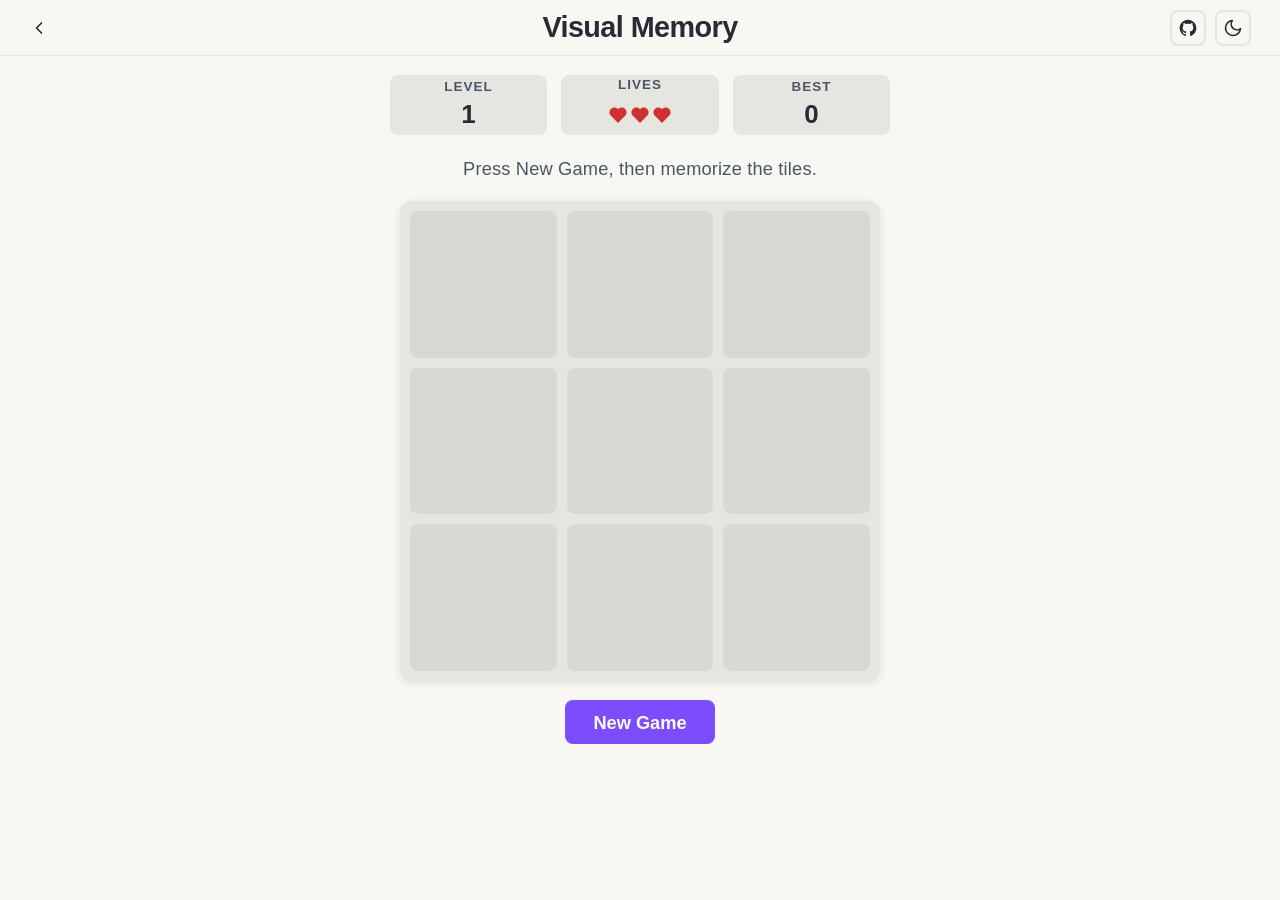
<file: games/visual-memory/index.html>
<!DOCTYPE html>
<html lang="en">
<head>
  <meta charset="UTF-8">
  <meta name="viewport" content="width=device-width, initial-scale=1.0, viewport-fit=cover">
  <meta name="theme-color" content="#282a36" media="(prefers-color-scheme: dark)">
  <meta name="theme-color" content="#f8f8f2" media="(prefers-color-scheme: light)">
  <meta name="mobile-web-app-capable" content="yes">
  <meta name="apple-mobile-web-app-capable" content="yes">
  <meta name="apple-mobile-web-app-title" content="Visual Memory">
  <meta name="apple-mobile-web-app-status-bar-style" content="black-translucent">
  <title>Visual Memory - Open Games</title>
  <script>try{var t=localStorage.getItem('theme');document.documentElement.setAttribute('data-theme',t||(matchMedia('(prefers-color-scheme:light)').matches?'light':'dark'))}catch(e){document.documentElement.setAttribute('data-theme','dark')}</script>
  <link rel="icon" href="../../assets/icons/favicon.svg" type="image/svg+xml">
  <link rel="apple-touch-icon" href="../../assets/icons/apple-touch-icon.png">
  <link rel="manifest" href="../../manifest.webmanifest">
  <link rel="stylesheet" href="../../shared/css/reset.css">
  <link rel="stylesheet" href="../../shared/css/theme.css">
  <link rel="stylesheet" href="../../shared/css/common.css">
  <link rel="stylesheet" href="visual-memory.css">
  <script src="../../shared/js/theme-toggle.js" defer></script>
  <script src="../../shared/js/modal.js" defer></script>
  <script src="../../shared/js/pwa.js" defer></script>
</head>
<body>
  <div class="page">
    <header class="site-header">
      <a href="../../" class="back-btn" aria-label="Back">
        <svg width="20" height="20" viewBox="0 0 24 24" fill="none" stroke="currentColor" stroke-width="2" stroke-linecap="round" stroke-linejoin="round"><polyline points="15 18 9 12 15 6"/></svg>
      </a>
      <h1>Visual Memory</h1>
      <div class="header-actions">
        <a href="https://github.com/joetul/open-games" aria-label="View on GitHub" target="_blank" rel="noopener">
          <svg width="20" height="20" viewBox="0 0 24 24" fill="currentColor" xmlns="http://www.w3.org/2000/svg"><path d="M12 2C6.477 2 2 6.477 2 12c0 4.42 2.865 8.166 6.839 9.489.5.092.682-.217.682-.482 0-.237-.009-.866-.013-1.7-2.782.604-3.369-1.34-3.369-1.34-.454-1.156-1.11-1.463-1.11-1.463-.908-.62.069-.608.069-.608 1.003.07 1.531 1.03 1.531 1.03.892 1.529 2.341 1.087 2.91.831.092-.646.35-1.086.636-1.337-2.22-.252-4.555-1.11-4.555-4.943 0-1.091.39-1.984 1.029-2.683-.103-.253-.446-1.27.098-2.647 0 0 .84-.269 2.75 1.025A9.578 9.578 0 0112 6.836a9.59 9.59 0 012.504.337c1.909-1.294 2.747-1.025 2.747-1.025.546 1.377.203 2.394.1 2.647.64.699 1.028 1.592 1.028 2.683 0 3.842-2.339 4.687-4.566 4.935.359.309.678.919.678 1.852 0 1.336-.012 2.415-.012 2.743 0 .267.18.578.688.48C19.138 20.163 22 16.418 22 12c0-5.523-4.477-10-10-10z"/></svg>
        </a>
        <button class="theme-toggle" aria-label="Toggle theme"></button>
      </div>
    </header>

    <main class="game-area">
      <div class="score-bar">
        <div class="score-box">
          <span class="score-label">Level</span>
          <span class="score-value" id="vm-level">1</span>
        </div>
        <div class="score-box">
          <span class="score-label">Lives</span>
          <span class="score-value" id="vm-lives">●●●</span>
        </div>
        <div class="score-box">
          <span class="score-label">Best</span>
          <span class="score-value" id="vm-best">0</span>
        </div>
      </div>

      <p class="vm-status" id="vm-status">Press New Game, then memorize the tiles.</p>

      <div class="vm-grid" id="vm-grid" aria-label="Memory grid"></div>

      <div class="vm-actions">
        <button class="btn btn-primary" id="vm-start-btn">New Game</button>
      </div>
    </main>

    <div class="modal-overlay" id="game-over-modal">
      <div class="modal" role="dialog" aria-modal="true" aria-label="Game over">
        <button class="modal-close" aria-label="Close">&times;</button>
        <h2>Game Over</h2>
        <p id="game-over-message">You reached level 1.</p>
        <div class="modal-actions">
          <button class="btn btn-primary" id="game-over-try-again-btn">Try Again</button>
        </div>
      </div>
    </div>
  </div>

  <script type="module" src="visual-memory.js"></script>
</body>
</html>
</file>
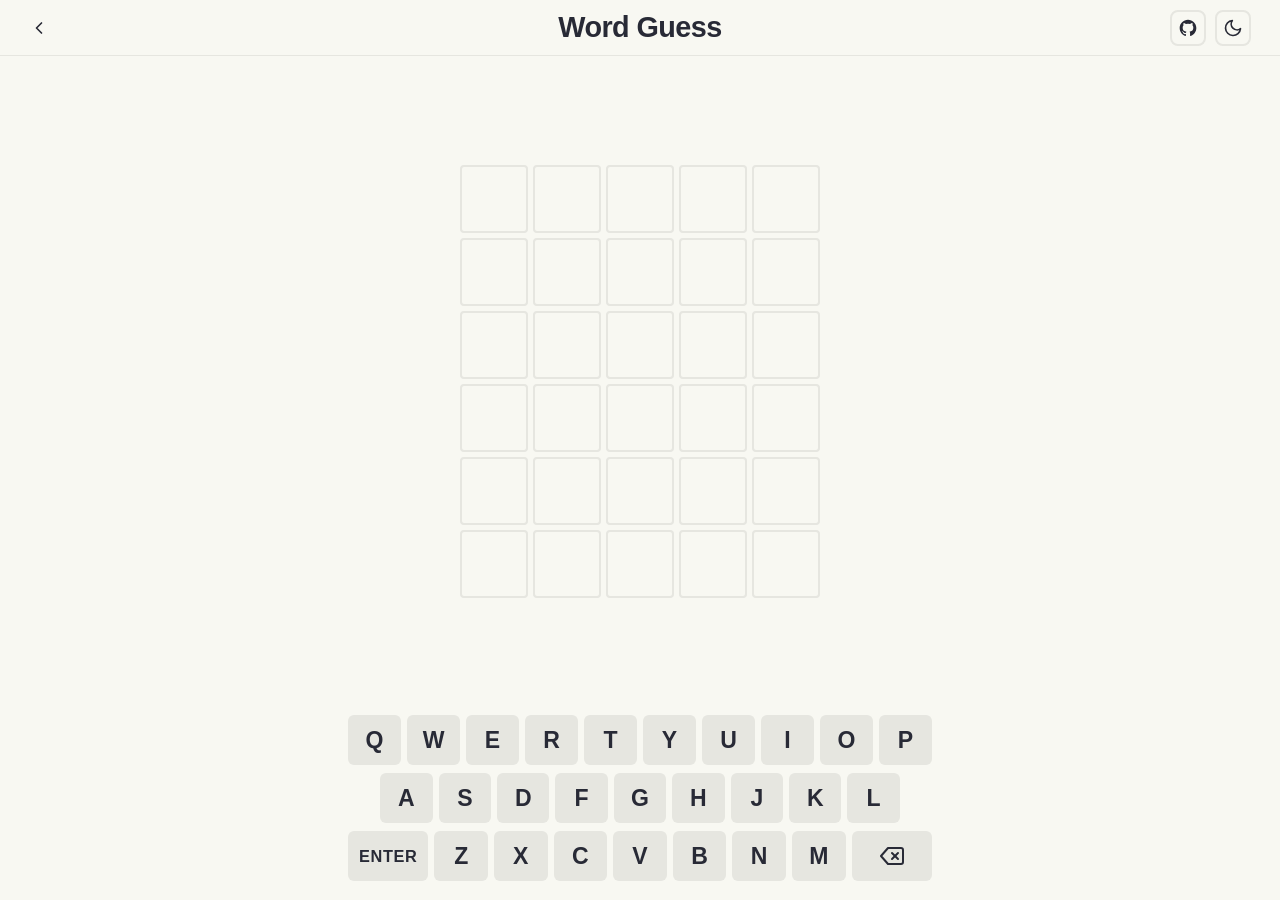
<file: games/wordguess/index.html>
<!DOCTYPE html>
<html lang="en">
<head>
  <meta charset="UTF-8">
  <meta name="viewport" content="width=device-width, initial-scale=1.0, viewport-fit=cover">
  <meta name="theme-color" content="#282a36" media="(prefers-color-scheme: dark)">
  <meta name="theme-color" content="#f8f8f2" media="(prefers-color-scheme: light)">
  <meta name="mobile-web-app-capable" content="yes">
  <meta name="apple-mobile-web-app-capable" content="yes">
  <meta name="apple-mobile-web-app-title" content="Word Guess">
  <meta name="apple-mobile-web-app-status-bar-style" content="black-translucent">
  <title>Word Guess - Open Games</title>
  <script>try{var t=localStorage.getItem('theme');document.documentElement.setAttribute('data-theme',t||(matchMedia('(prefers-color-scheme:light)').matches?'light':'dark'))}catch(e){document.documentElement.setAttribute('data-theme','dark')}</script>
  <link rel="icon" href="../../assets/icons/favicon.svg" type="image/svg+xml">
  <link rel="apple-touch-icon" href="../../assets/icons/apple-touch-icon.png">
  <link rel="manifest" href="../../manifest.webmanifest">
  <link rel="stylesheet" href="../../shared/css/reset.css">
  <link rel="stylesheet" href="../../shared/css/theme.css">
  <link rel="stylesheet" href="../../shared/css/common.css">
  <link rel="stylesheet" href="wordguess.css">
  <script src="../../shared/js/theme-toggle.js" defer></script>
  <script src="../../shared/js/modal.js" defer></script>
  <script src="../../shared/js/pwa.js" defer></script>
</head>
<body>
  <div class="page">
    <header class="site-header">
      <a href="../../" class="back-btn" aria-label="Back">
        <svg width="20" height="20" viewBox="0 0 24 24" fill="none" stroke="currentColor" stroke-width="2" stroke-linecap="round" stroke-linejoin="round"><polyline points="15 18 9 12 15 6"/></svg>
      </a>
      <h1>Word Guess</h1>
      <div class="header-actions">
        <a href="https://github.com/joetul/open-games" aria-label="View on GitHub" target="_blank" rel="noopener">
          <svg width="20" height="20" viewBox="0 0 24 24" fill="currentColor" xmlns="http://www.w3.org/2000/svg"><path d="M12 2C6.477 2 2 6.477 2 12c0 4.42 2.865 8.166 6.839 9.489.5.092.682-.217.682-.482 0-.237-.009-.866-.013-1.7-2.782.604-3.369-1.34-3.369-1.34-.454-1.156-1.11-1.463-1.11-1.463-.908-.62.069-.608.069-.608 1.003.07 1.531 1.03 1.531 1.03.892 1.529 2.341 1.087 2.91.831.092-.646.35-1.086.636-1.337-2.22-.252-4.555-1.11-4.555-4.943 0-1.091.39-1.984 1.029-2.683-.103-.253-.446-1.27.098-2.647 0 0 .84-.269 2.75 1.025A9.578 9.578 0 0112 6.836a9.59 9.59 0 012.504.337c1.909-1.294 2.747-1.025 2.747-1.025.546 1.377.203 2.394.1 2.647.64.699 1.028 1.592 1.028 2.683 0 3.842-2.339 4.687-4.566 4.935.359.309.678.919.678 1.852 0 1.336-.012 2.415-.012 2.743 0 .267.18.578.688.48C19.138 20.163 22 16.418 22 12c0-5.523-4.477-10-10-10z"/></svg>
        </a>
        <button class="theme-toggle" aria-label="Toggle theme"></button>
      </div>
    </header>

    <main class="game-area">
      <!-- Toast notifications -->
      <div class="toast-container" id="toast-container" aria-live="polite"></div>

      <!-- Game board -->
      <div class="board-wrapper">
        <div class="board" id="board">
          <div class="row" data-row="0">
            <div class="tile" data-col="0"></div>
            <div class="tile" data-col="1"></div>
            <div class="tile" data-col="2"></div>
            <div class="tile" data-col="3"></div>
            <div class="tile" data-col="4"></div>
          </div>
          <div class="row" data-row="1">
            <div class="tile" data-col="0"></div>
            <div class="tile" data-col="1"></div>
            <div class="tile" data-col="2"></div>
            <div class="tile" data-col="3"></div>
            <div class="tile" data-col="4"></div>
          </div>
          <div class="row" data-row="2">
            <div class="tile" data-col="0"></div>
            <div class="tile" data-col="1"></div>
            <div class="tile" data-col="2"></div>
            <div class="tile" data-col="3"></div>
            <div class="tile" data-col="4"></div>
          </div>
          <div class="row" data-row="3">
            <div class="tile" data-col="0"></div>
            <div class="tile" data-col="1"></div>
            <div class="tile" data-col="2"></div>
            <div class="tile" data-col="3"></div>
            <div class="tile" data-col="4"></div>
          </div>
          <div class="row" data-row="4">
            <div class="tile" data-col="0"></div>
            <div class="tile" data-col="1"></div>
            <div class="tile" data-col="2"></div>
            <div class="tile" data-col="3"></div>
            <div class="tile" data-col="4"></div>
          </div>
          <div class="row" data-row="5">
            <div class="tile" data-col="0"></div>
            <div class="tile" data-col="1"></div>
            <div class="tile" data-col="2"></div>
            <div class="tile" data-col="3"></div>
            <div class="tile" data-col="4"></div>
          </div>
        </div>
      </div>

      <!-- On-screen keyboard -->
      <div class="keyboard" id="keyboard">
        <div class="keyboard-row">
          <button class="key" data-key="q">Q</button>
          <button class="key" data-key="w">W</button>
          <button class="key" data-key="e">E</button>
          <button class="key" data-key="r">R</button>
          <button class="key" data-key="t">T</button>
          <button class="key" data-key="y">Y</button>
          <button class="key" data-key="u">U</button>
          <button class="key" data-key="i">I</button>
          <button class="key" data-key="o">O</button>
          <button class="key" data-key="p">P</button>
        </div>
        <div class="keyboard-row">
          <div class="spacer-half"></div>
          <button class="key" data-key="a">A</button>
          <button class="key" data-key="s">S</button>
          <button class="key" data-key="d">D</button>
          <button class="key" data-key="f">F</button>
          <button class="key" data-key="g">G</button>
          <button class="key" data-key="h">H</button>
          <button class="key" data-key="j">J</button>
          <button class="key" data-key="k">K</button>
          <button class="key" data-key="l">L</button>
          <div class="spacer-half"></div>
        </div>
        <div class="keyboard-row">
          <button class="key key-wide" data-key="Enter">ENTER</button>
          <button class="key" data-key="z">Z</button>
          <button class="key" data-key="x">X</button>
          <button class="key" data-key="c">C</button>
          <button class="key" data-key="v">V</button>
          <button class="key" data-key="b">B</button>
          <button class="key" data-key="n">N</button>
          <button class="key" data-key="m">M</button>
          <button class="key key-wide" data-key="Backspace" aria-label="Backspace">
            <svg width="24" height="24" viewBox="0 0 24 24" fill="none" stroke="currentColor" stroke-width="2" stroke-linecap="round" stroke-linejoin="round"><path d="M21 4H8l-7 8 7 8h13a2 2 0 0 0 2-2V6a2 2 0 0 0-2-2z"/><line x1="18" y1="9" x2="12" y2="15"/><line x1="12" y1="9" x2="18" y2="15"/></svg>
          </button>
        </div>
      </div>
    </main>

    <!-- End game modal -->
    <div class="modal-overlay" id="end-modal">
      <div class="modal" role="dialog" aria-modal="true" aria-label="Game result">
        <button class="modal-close" aria-label="Close">&times;</button>
        <h2 id="end-title">Game Over</h2>
        <p id="end-message"></p>
        <button class="btn btn-primary" id="end-new-game">Play Again</button>
      </div>
    </div>
  </div>

  <script type="module" src="wordguess.js"></script>
</body>
</html>
</file>
<file: shared/css/theme.css>
:root,
[data-theme="dark"] {
  --bg-primary: #282a36;
  --bg-secondary: #44475a;
  --bg-selection: #44475a;
  --fg-primary: #f8f8f2;
  --fg-secondary: #6272a4;
  --accent-cyan: #8be9fd;
  --accent-green: #50fa7b;
  --accent-orange: #ffb86c;
  --accent-pink: #ff79c6;
  --accent-purple: #bd93f9;
  --accent-red: #ff5555;
  --accent-yellow: #f1fa8c;

  --highlight-same: rgba(139, 233, 253, 0.15);
  --highlight-same-fg: var(--accent-purple);
  --highlight-error: rgba(255, 85, 85, 0.1);
  --key-absent-bg: #1e1f29;
  --key-absent-fg: #5a5a6a;

  --shadow: 0 2px 8px rgba(0, 0, 0, 0.3);
  --shadow-lg: 0 8px 24px rgba(0, 0, 0, 0.4);
  --radius: 8px;
  --radius-lg: 12px;
}

[data-theme="light"] {
  --bg-primary: #f8f8f2;
  --bg-secondary: #e6e6e0;
  --bg-selection: #d6d6d0;
  --fg-primary: #282a36;
  --fg-secondary: #4a5568;
  --accent-cyan: #0097a7;
  --accent-green: #256b29;
  --accent-orange: #8a5c00;
  --accent-pink: #c2185b;
  --accent-purple: #7c4dff;
  --accent-red: #d32f2f;
  --accent-yellow: #a89000;

  --highlight-same: rgba(124, 77, 255, 0.28);
  --highlight-same-fg: #3a1a9e;
  --highlight-error: rgba(211, 47, 47, 0.1);
  --key-absent-bg: #787878;
  --key-absent-fg: #fff;

  --shadow: 0 2px 8px rgba(0, 0, 0, 0.1);
  --shadow-lg: 0 8px 24px rgba(0, 0, 0, 0.15);
}

body {
  background-color: var(--bg-primary);
  color: var(--fg-primary);
  transition: background-color 0.3s, color 0.3s;
}
</file>
<file: shared/css/common.css>
/* Typography */
body {
  font-family: -apple-system, BlinkMacSystemFont, "Segoe UI", Roboto, Helvetica, Arial, sans-serif;
  font-size: 16px;
}

/* Layout */
.container {
  max-width: 960px;
  margin: 0 auto;
  padding: 0 1rem;
}

/* Header */
.site-header {
  position: relative;
  display: flex;
  align-items: center;
  justify-content: space-between;
  padding:
    calc(1rem + env(safe-area-inset-top))
    calc(1.5rem + env(safe-area-inset-right))
    1rem
    calc(1.5rem + env(safe-area-inset-left));
  border-bottom: 1px solid var(--bg-secondary);
}

/* Scale up on larger screens to fill space, reduce spacing to compensate */
@media (min-width: 1024px) {
  html {
    font-size: 120%;
  }

  .site-header {
    padding:
      calc(0.5rem + env(safe-area-inset-top))
      calc(1.5rem + env(safe-area-inset-right))
      0.5rem
      calc(1.5rem + env(safe-area-inset-left));
  }

  .container {
    padding: 0 0.75rem;
  }
}

.site-header h1 {
  position: absolute;
  left: 50%;
  transform: translateX(-50%);
  font-size: 1.5rem;
  font-weight: 700;
  letter-spacing: -0.02em;
  z-index: 0;
}

/* Back arrow on game pages */
.back-btn {
  display: flex;
  align-items: center;
  z-index: 1;
}

/* Header right icons row */
.header-actions {
  display: flex;
  align-items: center;
  gap: 0.5rem;
  margin-left: auto;
}

/* Icon button shared style (home, github, theme) */
.header-actions a,
.header-actions button {
  display: flex;
  align-items: center;
  justify-content: center;
  width: 36px;
  height: 36px;
  border-radius: var(--radius);
  border: 2px solid var(--bg-secondary);
  transition: border-color 0.2s;
  color: var(--fg-primary);
  padding: 0;
}

.header-actions a:hover,
.header-actions button:hover {
  border-color: var(--accent-purple);
}

.header-actions a:focus-visible,
.header-actions button:focus-visible {
  border-color: var(--accent-purple);
  outline: none;
}

.header-actions svg {
  width: 20px;
  height: 20px;
}

/* Theme toggle icon color (icons use stroke, not fill) */
.theme-toggle svg {
  stroke: var(--fg-primary);
  transition: stroke 0.2s;
}

/* Buttons */
.btn {
  display: inline-flex;
  align-items: center;
  justify-content: center;
  gap: 0.4rem;
  padding: 0.5rem 1rem;
  border: none;
  border-radius: var(--radius);
  font-size: 0.875rem;
  font-weight: 600;
  transition: background-color 0.2s, transform 0.1s;
}

.btn:active {
  transform: scale(0.97);
}

.btn:focus-visible {
  outline: 2px solid var(--accent-purple);
  outline-offset: 2px;
}

.btn-primary {
  background-color: var(--accent-purple);
  color: #fff;
}

.btn-primary:hover {
  filter: brightness(1.1);
}

.btn-secondary {
  background-color: var(--bg-secondary);
  color: var(--fg-primary);
}

.btn-secondary:hover {
  filter: brightness(1.15);
}


/* Game cards */
.game-grid {
  display: grid;
  grid-template-columns: repeat(auto-fill, minmax(240px, 1fr));
  gap: 1.5rem;
  padding: 2rem 0;
}

.game-card {
  background-color: var(--bg-secondary);
  border-radius: var(--radius-lg);
  padding: 1.5rem;
  box-shadow: var(--shadow);
  transition: transform 0.2s, box-shadow 0.2s;
  display: flex;
  flex-direction: column;
  gap: 0.75rem;
}

.game-card:hover {
  transform: translateY(-4px);
  box-shadow: var(--shadow-lg);
}

.game-card:focus-visible {
  outline: 2px solid var(--accent-purple);
  outline-offset: 2px;
}

.game-card h2 {
  font-size: 1.25rem;
  font-weight: 700;
}

.game-card p {
  color: var(--fg-secondary);
  font-size: 0.875rem;
  line-height: 1.6;
}

.game-card .card-icon {
  font-size: 2rem;
  margin-bottom: 0.25rem;
}

/* Modal */
.modal-overlay {
  position: fixed;
  inset: 0;
  background: rgba(0, 0, 0, 0.6);
  display: flex;
  align-items: center;
  justify-content: center;
  z-index: 100;
  opacity: 0;
  pointer-events: none;
  transition: opacity 0.3s;
}

.modal-overlay.active {
  opacity: 1;
  pointer-events: auto;
}

.modal {
  background: var(--bg-primary);
  border-radius: var(--radius-lg);
  padding: 2rem;
  box-shadow: var(--shadow-lg);
  text-align: center;
  max-width: 400px;
  width: 90%;
  position: relative;
}

.modal-close {
  position: absolute;
  top: 0.75rem;
  right: 0.75rem;
  background: none;
  border: none;
  color: var(--fg-secondary);
  cursor: pointer;
  padding: 0.25rem;
  line-height: 1;
  font-size: 1.25rem;
  border-radius: 4px;
  transition: color 0.15s, background-color 0.15s;
}

.modal-close:hover {
  color: var(--fg-primary);
  background-color: var(--bg-secondary);
}

.modal h2 {
  font-size: 1.5rem;
  margin-bottom: 0.5rem;
}

.modal p {
  color: var(--fg-secondary);
  margin-bottom: 1.5rem;
}

/* Toast notifications */
.toast-container {
  position: fixed;
  top: 80px;
  left: 50%;
  transform: translateX(-50%);
  z-index: 200;
  display: flex;
  flex-direction: column;
  align-items: center;
  gap: 0.5rem;
  pointer-events: none;
}

.toast {
  background-color: var(--fg-primary);
  color: var(--bg-primary);
  padding: 0.75rem 1.5rem;
  border-radius: var(--radius);
  font-size: 0.95rem;
  font-weight: 700;
  opacity: 1;
  transition: opacity 0.4s;
  animation: toast-pop 0.3s ease-out;
}

.toast.fade-out {
  opacity: 0;
}

@keyframes toast-pop {
  0% { transform: scale(0.8); opacity: 0; }
  100% { transform: scale(1); opacity: 1; }
}

/* Page wrapper for sticky footer */
.page {
  display: flex;
  flex-direction: column;
  min-height: 100vh;
  min-height: 100dvh;
}

.page main {
  flex: 1;
}

/* Responsive */
@media (max-width: 600px) {
  .site-header h1 {
    font-size: 1.2rem;
  }

  .game-grid {
    grid-template-columns: 1fr;
  }
}
</file>
<file: games/2048/2048.css>
/* ─── Layout ──────────────────────────────────────────────────────────────── */

body {
  overflow: hidden;
}

.game-area {
  flex: 1;
  min-height: 0;
  display: flex;
  flex-direction: column;
  align-items: center;
  padding: 1rem 1rem calc(1rem + env(safe-area-inset-bottom));
  gap: 1rem;
}

/* ─── Score Bar ───────────────────────────────────────────────────────────── */

.score-bar {
  display: flex;
  align-items: stretch;
  justify-content: center;
  gap: 0.75rem;
  width: min(500px, calc(100vw - 2rem));
}

.score-box {
  flex: 1 1 0;
  display: flex;
  flex-direction: column;
  align-items: center;
  justify-content: center;
  background: var(--bg-secondary);
  border-radius: var(--radius);
  height: 60px;
  padding: 0 0.75rem;
}

.score-label {
  font-size: 0.7rem;
  font-weight: 700;
  text-transform: uppercase;
  letter-spacing: 0.08em;
  color: var(--fg-secondary);
  line-height: 1;
}

.score-value {
  font-size: 1.35rem;
  font-weight: 800;
  color: var(--fg-primary);
  line-height: 1.2;
  font-variant-numeric: tabular-nums;
}

.score-bar .btn {
  flex: 1 1 0;
  height: 60px;
  padding: 0 1rem;
  font-size: 0.95rem;
  font-weight: 700;
  background: var(--accent-orange);
  color: var(--bg-primary);
  border-radius: var(--radius);
}

.score-bar .btn:hover {
  filter: brightness(1.1);
}

[data-theme="light"] .score-bar .btn {
  color: #fff;
}

/* ─── Grid ────────────────────────────────────────────────────────────────── */

.grid-container {
  --gap: 10px;
  --grid-padding: 10px;
  --size: min(500px, calc(100vw - 2rem), calc(100dvh - 240px));
  width: var(--size);
  height: var(--size);
  margin: auto 0;
  background: var(--bg-secondary);
  border-radius: var(--radius-lg);
  padding: var(--grid-padding);
  position: relative;
  touch-action: none;
  user-select: none;
  -webkit-user-select: none;
}

.grid-background {
  display: grid;
  grid-template-columns: repeat(4, 1fr);
  grid-template-rows: repeat(4, 1fr);
  gap: var(--gap);
  width: 100%;
  height: 100%;
}

.cell-bg {
  background: var(--cell-bg, rgba(255, 255, 255, 0.05));
  border-radius: var(--radius);
}

[data-theme="light"] .cell-bg {
  background: rgba(0, 0, 0, 0.06);
}

.tile-layer {
  position: absolute;
  inset: var(--grid-padding);
}

/* ─── Tiles ───────────────────────────────────────────────────────────────── */

.tile {
  --tile-size: calc((100% - 3 * var(--gap)) / 4);
  position: absolute;
  width: var(--tile-size);
  height: var(--tile-size);
  left: calc(var(--col) * (var(--tile-size) + var(--gap)));
  top: calc(var(--row) * (var(--tile-size) + var(--gap)));
  display: flex;
  align-items: center;
  justify-content: center;
  border-radius: var(--radius);
  font-weight: 800;
  font-size: clamp(1.5rem, 5vw, 2.5rem);
  background: var(--tile-bg);
  color: var(--tile-fg);
  transition: left 0.12s ease-in-out, top 0.12s ease-in-out;
  z-index: 1;
}

/* Font size scaling for larger numbers */
.tile[data-value="128"],
.tile[data-value="256"],
.tile[data-value="512"] {
  font-size: clamp(1.2rem, 4vw, 2rem);
}

.tile[data-value="1024"],
.tile[data-value="2048"] {
  font-size: clamp(1rem, 3.5vw, 1.75rem);
}

.tile[data-value="4096"],
.tile[data-value="8192"],
.tile[data-value="16384"],
.tile[data-value="32768"],
.tile[data-value="65536"],
.tile[data-value="131072"] {
  font-size: clamp(0.75rem, 2.5vw, 1.25rem);
}

/* ─── Tile Colors (Dark Theme) ────────────────────────────────────────────── */
/* Warm ramp: muted tan → orange → red-orange → gold, matching the classic 2048 feel */

.tile[data-value="2"]    { --tile-bg: #4e4a40; --tile-fg: #d5d0c4; }
.tile[data-value="4"]    { --tile-bg: #5e5844; --tile-fg: #d5d0c4; }
.tile[data-value="8"]    { --tile-bg: #c8874e; --tile-fg: #faf5ef; }
.tile[data-value="16"]   { --tile-bg: #c87038; --tile-fg: #faf5ef; }
.tile[data-value="32"]   { --tile-bg: #c45a3a; --tile-fg: #faf5ef; }
.tile[data-value="64"]   { --tile-bg: #c43a24; --tile-fg: #faf5ef; }
.tile[data-value="128"]  { --tile-bg: #d4aa40; --tile-fg: #faf5ef; }
.tile[data-value="256"]  { --tile-bg: #d4a430; --tile-fg: #faf5ef; }
.tile[data-value="512"]  { --tile-bg: #d49e20; --tile-fg: #faf5ef; }
.tile[data-value="1024"] { --tile-bg: #d49610; --tile-fg: #faf5ef; }
.tile[data-value="2048"] { --tile-bg: #d4900a; --tile-fg: #faf5ef; box-shadow: 0 0 24px rgba(212, 144, 10, 0.5); }

/* Super tiles (beyond 2048) */
.tile.tile-super { --tile-bg: #3c3a32; --tile-fg: #faf5ef; box-shadow: 0 0 30px rgba(212, 144, 10, 0.4); }

/* ─── Tile Colors (Light Theme) ───────────────────────────────────────────── */
/* Classic 2048 palette — faithful to the original warm tones */

[data-theme="light"] .tile[data-value="2"]    { --tile-bg: #ddd0c2; --tile-fg: #776e65; }
[data-theme="light"] .tile[data-value="4"]    { --tile-bg: #ede0c8; --tile-fg: #776e65; }
[data-theme="light"] .tile[data-value="8"]    { --tile-bg: #f2b179; --tile-fg: #f9f6f2; }
[data-theme="light"] .tile[data-value="16"]   { --tile-bg: #f59563; --tile-fg: #f9f6f2; }
[data-theme="light"] .tile[data-value="32"]   { --tile-bg: #f67c5f; --tile-fg: #f9f6f2; }
[data-theme="light"] .tile[data-value="64"]   { --tile-bg: #f65e3b; --tile-fg: #f9f6f2; }
[data-theme="light"] .tile[data-value="128"]  { --tile-bg: #edcf72; --tile-fg: #f9f6f2; }
[data-theme="light"] .tile[data-value="256"]  { --tile-bg: #edcc61; --tile-fg: #f9f6f2; }
[data-theme="light"] .tile[data-value="512"]  { --tile-bg: #edc850; --tile-fg: #f9f6f2; }
[data-theme="light"] .tile[data-value="1024"] { --tile-bg: #edc53f; --tile-fg: #f9f6f2; }
[data-theme="light"] .tile[data-value="2048"] { --tile-bg: #edc22e; --tile-fg: #f9f6f2; box-shadow: 0 0 24px rgba(237, 194, 46, 0.4); }
[data-theme="light"] .tile.tile-super { --tile-bg: #3c3a32; --tile-fg: #f9f6f2; box-shadow: 0 0 30px rgba(60, 58, 50, 0.3); }

/* ─── Tile Animations ─────────────────────────────────────────────────────── */

.tile.tile-new {
  animation: tile-appear 0.15s ease-out;
}

.tile.tile-merged {
  animation: tile-merge 0.2s ease-in-out;
  z-index: 2;
}

@keyframes tile-appear {
  0% { transform: scale(0); opacity: 0; }
  100% { transform: scale(1); opacity: 1; }
}

@keyframes tile-merge {
  0% { transform: scale(1); }
  50% { transform: scale(1.2); }
  100% { transform: scale(1); }
}

/* ─── Modal Actions ───────────────────────────────────────────────────────── */

.modal-actions {
  display: flex;
  gap: 0.75rem;
  justify-content: center;
}

.modal-actions .btn {
  flex: 1;
}

#game-over-score {
  font-size: 1.25rem;
  font-weight: 700;
  color: var(--fg-primary);
  margin-bottom: 1.5rem;
}

/* ─── Reduced Motion ──────────────────────────────────────────────────────── */

@media (prefers-reduced-motion: reduce) {
  .tile {
    transition: none;
  }

  .tile.tile-new,
  .tile.tile-merged {
    animation: none;
  }

}

/* ─── Responsive ──────────────────────────────────────────────────────────── */

@media (max-width: 400px) {
  .grid-container {
    --gap: 6px;
    --grid-padding: 6px;
  }

  .score-box {
    height: 52px;
    padding: 0 0.5rem;
  }

  .score-label {
    font-size: 0.6rem;
  }

  .score-value {
    font-size: 1.1rem;
  }

  .score-bar .btn {
    height: 52px;
    padding: 0 0.75rem;
    font-size: 0.85rem;
  }
}
</file>
<file: games/connections/connections.css>
/* Game area */

.game-area {
  flex: 1;
  display: flex;
  flex-direction: column;
  align-items: center;
  padding: 0 1rem;
  max-width: 600px;
  margin: 0 auto;
  width: 100%;
}

.prompt {
  font-size: 1.1rem;
  color: var(--fg-secondary);
  padding: 0.75rem 0;
}

/* Solved groups */
.solved-groups {
  width: 100%;
  display: flex;
  flex-direction: column;
  gap: 8px;
}

.solved-group {
  border-radius: 8px;
  padding: 1rem 1.25rem;
  text-align: center;
  transform-origin: center;
}

.solved-group.reveal {
  animation: group-grow 0.6s ease forwards;
}

.solved-group .group-category {
  font-weight: 800;
  font-size: 1.05rem;
  text-transform: uppercase;
  letter-spacing: 0.04em;
}

.solved-group .group-words {
  font-size: 0.85rem;
  margin-top: 0.3rem;
  font-weight: 500;
}

/* Difficulty colors */
.solved-group.diff-0 { background-color: var(--accent-yellow); color: #282a36; }
.solved-group.diff-1 { background-color: var(--accent-green); color: #282a36; }
.solved-group.diff-2 { background-color: var(--accent-cyan); color: #282a36; }
.solved-group.diff-3 { background-color: var(--accent-purple); color: #fff; }

[data-theme="light"] .solved-group.diff-1 { color: #fff; }
[data-theme="light"] .solved-group.diff-2 { color: #fff; }

@keyframes group-grow {
  0% {
    opacity: 0;
    transform: scale(0.85);
  }
  50% {
    opacity: 1;
    transform: scale(1.04);
  }
  100% {
    opacity: 1;
    transform: scale(1);
  }
}

/* Word grid */
.word-grid {
  width: 100%;
  display: grid;
  grid-template-columns: repeat(4, 1fr);
  gap: 10px;
  padding: 8px 0;
}

.word-tile {
  display: flex;
  align-items: center;
  justify-content: center;
  aspect-ratio: 1.45 / 1;
  padding: 0.5rem;
  background-color: var(--bg-secondary);
  border-radius: 8px;
  border: none;
  outline: none;
  -webkit-appearance: none;
  font-size: clamp(0.85rem, 3vw, 1.15rem);
  font-weight: 800;
  text-transform: uppercase;
  text-align: center;
  cursor: pointer;
  user-select: none;
  word-break: break-word;
  line-height: 1.2;
  transition: background-color 0.15s ease, color 0.15s ease;
}

.word-tile:hover {
  background-color: var(--bg-selection);
}

.word-tile:focus-visible {
  outline: 2px solid var(--accent-purple);
  outline-offset: 2px;
}

.word-tile:active {
  transform: scale(0.96);
}

/* Selection */
.word-tile.selected {
  background-color: var(--accent-purple);
  color: #fff;
}

.word-tile.selected:hover {
  background-color: var(--accent-purple);
}

/* Fade out selected tiles on correct guess */
.word-tile.fade-out {
  opacity: 0;
  transform: scale(0.85);
  transition: opacity 0.3s ease, transform 0.3s ease;
  pointer-events: none;
}

/* Shake animation for wrong guess */
@keyframes shake {
  0%, 100% { transform: translateX(0); }
  15%, 55% { transform: translateX(-5px); }
  35%, 75% { transform: translateX(5px); }
}

.word-tile.shake {
  animation: shake 0.4s ease-in-out;
}

/* Mistakes */
.mistakes {
  display: flex;
  align-items: center;
  gap: 0.5rem;
  padding: 0.75rem 0;
  font-size: 0.875rem;
  color: var(--fg-secondary);
}

.dots {
  display: flex;
  gap: 6px;
}

.dot {
  width: 14px;
  height: 14px;
  border-radius: 50%;
  background-color: var(--fg-primary);
  transition: opacity 0.4s ease, transform 0.4s ease;
}

.dot.used {
  opacity: 0;
  transform: scale(0);
}

/* Controls */
.controls {
  display: flex;
  gap: 0.75rem;
  padding: 0.5rem 0 2rem;
}

.controls .btn {
  min-width: 110px;
  padding: 0.7rem 1.4rem;
  font-size: 0.95rem;
  font-weight: 600;
  border-radius: 999px;
  background: transparent;
  color: var(--fg-primary);
  border: 2px solid var(--fg-primary);
  transition: background-color 0.15s, color 0.15s, opacity 0.15s;
}

.controls .btn:hover {
  background-color: var(--fg-primary);
  color: var(--bg-primary);
}

#submit-btn:disabled {
  opacity: 0.3;
  cursor: not-allowed;
}

#submit-btn:disabled:hover {
  background: transparent;
  color: var(--fg-primary);
}

/* Modal results */
.modal-results {
  display: flex;
  flex-direction: column;
  gap: 6px;
  margin-bottom: 1.25rem;
  width: 100%;
}

.modal-result-row {
  border-radius: var(--radius);
  padding: 0.65rem;
  text-align: center;
  font-size: 0.8rem;
  font-weight: 700;
  text-transform: uppercase;
}

.modal-result-row.diff-0 { background-color: var(--accent-yellow); color: #282a36; }
.modal-result-row.diff-1 { background-color: var(--accent-green); color: #282a36; }
.modal-result-row.diff-2 { background-color: var(--accent-cyan); color: #282a36; }
.modal-result-row.diff-3 { background-color: var(--accent-purple); color: #fff; }

[data-theme="light"] .modal-result-row.diff-1 { color: #fff; }
[data-theme="light"] .modal-result-row.diff-2 { color: #fff; }

/* Responsive */
@media (max-width: 420px) {
  .word-tile {
    padding: 0.4rem;
    font-size: 0.7rem;
  }

  .controls .btn {
    min-width: 85px;
    font-size: 0.8rem;
    padding: 0.5rem 0.8rem;
  }
}

/* Desktop: tighten spacing for scaled layout */
@media (min-width: 1024px) {
  .prompt {
    padding: 0.4rem 0;
  }

  .controls {
    padding: 0.25rem 0 1rem;
  }
}

/* Reduced motion */
@media (prefers-reduced-motion: reduce) {
  .word-tile,
  .dot,
  .solved-group,
  .toast {
    transition: none;
    animation: none;
  }
}
</file>
<file: games/crossword/crossword.css>
/* Controls */
.controls {
  display: flex;
  align-items: center;
  justify-content: space-between;
  flex-wrap: wrap;
  gap: 0.75rem;
  padding: 1rem 0;
}

.controls-left {
  display: flex;
  align-items: center;
  gap: 0.75rem;
}

.controls-right {
  display: flex;
  align-items: center;
  gap: 0.75rem;
}

.timer {
  display: flex;
  align-items: center;
  gap: 0.5rem;
  font-size: 1.25rem;
  font-weight: 600;
  font-variant-numeric: tabular-nums;
}

.timer.paused #timer-display {
  opacity: 0.5;
}

.btn-small {
  padding: 0.3rem 0.4rem;
}

/* Active clue bar */
.active-clue-bar {
  display: flex;
  align-items: center;
  gap: 0.5rem;
  padding: 0.6rem 0.8rem;
  background-color: var(--bg-secondary);
  border-radius: var(--radius);
  margin-bottom: 1rem;
  min-height: 2.5rem;
  font-size: 0.9rem;
}

.clue-label {
  font-weight: 700;
  white-space: nowrap;
  color: var(--accent-cyan);
}

.clue-text {
  color: var(--fg-primary);
}

/* Main layout: grid + clues side by side */
.crossword-layout {
  display: flex;
  gap: 1.5rem;
  align-items: flex-start;
}

/* Grid wrapper — fixed width so it doesn't collapse */
.crossword-grid-wrapper {
  flex: 0 0 520px;
  max-width: 100%;
}

/* Crossword grid — columns set dynamically by JS based on puzzle size */
.crossword-grid {
  display: grid;
  gap: 0;
  border: 2px solid var(--fg-primary);
  width: 100%;
  aspect-ratio: 1;
  overflow: hidden;
}

/* Cell base */
.cw-cell {
  position: relative;
  display: flex;
  align-items: center;
  justify-content: center;
  background-color: var(--bg-primary);
  border: 0.5px solid var(--fg-secondary);
  cursor: pointer;
  user-select: none;
  overflow: hidden;
  min-width: 0;
  min-height: 0;
}

/* Black square */
.cw-cell.black {
  background-color: var(--bg-secondary);
  cursor: default;
  border-color: var(--bg-secondary);
}

[data-theme="light"] .cw-cell.black {
  background-color: #282a36;
  border-color: #282a36;
}

/* Active word highlight */
.cw-cell.active-word {
  background-color: rgba(139, 233, 253, 0.12);
}

[data-theme="light"] .cw-cell.active-word {
  background-color: rgba(0, 151, 167, 0.1);
}

/* Selected cell */
.cw-cell.selected {
  background-color: rgba(139, 233, 253, 0.25);
  box-shadow: inset 0 0 0 2px var(--accent-cyan);
  z-index: 1;
}

[data-theme="light"] .cw-cell.selected {
  background-color: rgba(0, 151, 167, 0.15);
}

/* Error state */
.cw-cell.error .cell-letter {
  color: var(--accent-red);
}

.cw-cell.error {
  background-color: rgba(255, 85, 85, 0.1);
}

/* Revealed state */
.cw-cell.revealed .cell-letter {
  color: var(--fg-secondary);
}

/* Correct (after check) */
.cw-cell.correct .cell-letter {
  color: var(--accent-green);
}

/* Cell number */
.cell-number {
  position: absolute;
  top: 1px;
  left: 2px;
  font-size: clamp(0.45rem, 1.2vw, 0.65rem);
  font-weight: 600;
  line-height: 1;
  color: var(--fg-primary);
  pointer-events: none;
}

.cw-cell.black .cell-number {
  display: none;
}

/* Cell letter */
.cell-letter {
  position: absolute;
  font-size: clamp(0.8rem, 2.2vw, 1.2rem);
  font-weight: 700;
  text-transform: uppercase;
  color: var(--fg-primary);
  pointer-events: none;
}

/* Clue panels */
.clue-panels {
  flex: 1;
  min-width: 0;
  display: flex;
  flex-direction: row;
  gap: 1.5rem;
  max-height: 520px;
  overflow: hidden;
}

.clue-panel {
  flex: 1;
  min-height: 0;
  display: flex;
  flex-direction: column;
}

.clue-panel h3 {
  font-size: 0.9rem;
  font-weight: 700;
  text-transform: uppercase;
  letter-spacing: 0.05em;
  color: var(--fg-secondary);
  margin-bottom: 0.4rem;
  padding-bottom: 0.3rem;
  border-bottom: 1px solid var(--bg-secondary);
}

.clue-list {
  list-style: none;
  overflow-y: auto;
  flex: 1;
  min-height: 0;
  scrollbar-color: var(--fg-secondary) var(--bg-secondary);
}

.clue-list::-webkit-scrollbar {
  width: 6px;
}

.clue-list::-webkit-scrollbar-track {
  background: var(--bg-secondary);
  border-radius: 3px;
}

.clue-list::-webkit-scrollbar-thumb {
  background: var(--fg-secondary);
  border-radius: 3px;
}

.clue-list li {
  padding: 0.3rem 0.5rem;
  font-size: 0.82rem;
  line-height: 1.4;
  border-radius: 4px;
  cursor: pointer;
  transition: background-color 0.1s;
}

.clue-list li:hover {
  background-color: var(--bg-secondary);
}

.clue-list li.active {
  background-color: rgba(139, 233, 253, 0.15);
  font-weight: 600;
  border-left: 3px solid var(--accent-cyan);
  padding-left: calc(0.5rem - 3px);
}

[data-theme="light"] .clue-list li.active {
  background-color: rgba(0, 151, 167, 0.1);
}

.clue-list .clue-num {
  font-weight: 700;
  margin-right: 0.3rem;
  color: var(--accent-cyan);
}

/* Actions */
.actions {
  display: flex;
  justify-content: center;
  gap: 0.5rem;
  padding: 1rem 0;
  flex-wrap: wrap;
}

/* Loading overlay */
.loading-overlay {
  display: none;
  position: fixed;
  inset: 0;
  background: rgba(0, 0, 0, 0.5);
  align-items: center;
  justify-content: center;
  z-index: 200;
  color: #fff;
  font-size: 1.2rem;
  font-weight: 600;
}

.loading-overlay.active {
  display: flex;
}

/* Hidden input for mobile keyboard */
.hidden-input {
  position: absolute;
  opacity: 0;
  width: 1px;
  height: 1px;
  pointer-events: none;
}

/* Responsive: stack on smaller screens */
@media (max-width: 900px) {
  .crossword-layout {
    flex-direction: column;
    align-items: center;
  }

  .crossword-grid-wrapper {
    flex: 0 0 auto;
    width: 100%;
    max-width: 520px;
  }

  .clue-panels {
    flex-direction: row;
    max-height: 250px;
    gap: 1rem;
    width: 100%;
  }

  .clue-panel {
    flex: 1;
  }
}

@media (max-width: 500px) {
  .crossword-grid-wrapper {
    max-width: 100%;
  }

  .clue-panels {
    flex-direction: column;
    max-height: 300px;
  }

  .actions {
    gap: 0.35rem;
  }

  .actions .btn {
    padding: 0.4rem 0.6rem;
    font-size: 0.8rem;
  }

  .cell-number {
    font-size: 0.4rem;
  }

  .cell-letter {
    font-size: clamp(0.65rem, 4vw, 1rem);
  }
}

/* Desktop: tighten spacing for scaled layout */
@media (min-width: 1024px) {
  .controls {
    padding: 0.5rem 0;
  }

  .active-clue-bar {
    margin-bottom: 0.5rem;
  }

  .actions {
    padding: 0.5rem 0;
  }
}

/* Reduced motion */
@media (prefers-reduced-motion: reduce) {
  .cw-cell,
  .btn {
    transition: none;
  }
}
</file>
<file: games/mini-crossword/mini-crossword.css>
/* Controls */
.controls {
  display: flex;
  align-items: center;
  justify-content: space-between;
  flex-wrap: wrap;
  gap: 0.75rem;
  padding: 1rem 0;
}

.controls-left {
  display: flex;
  align-items: center;
  gap: 0.75rem;
}

.controls-right {
  display: flex;
  align-items: center;
  gap: 0.75rem;
}

.timer {
  display: flex;
  align-items: center;
  gap: 0.5rem;
  font-size: 1.25rem;
  font-weight: 600;
  font-variant-numeric: tabular-nums;
}

.timer.paused #timer-display {
  opacity: 0.5;
}

.btn-small {
  padding: 0.3rem 0.4rem;
}

/* Active clue bar */
.active-clue-bar {
  display: flex;
  align-items: center;
  gap: 0.5rem;
  padding: 0.6rem 0.8rem;
  background-color: var(--bg-secondary);
  border-radius: var(--radius);
  margin-bottom: 1rem;
  min-height: 2.5rem;
  font-size: 0.95rem;
  max-width: 500px;
  margin-left: auto;
  margin-right: auto;
}

.clue-label {
  font-weight: 700;
  white-space: nowrap;
  color: var(--accent-pink);
}

.clue-text {
  color: var(--fg-primary);
}

/* Grid wrapper — centered */
.mini-grid-wrapper {
  display: flex;
  justify-content: center;
  margin-bottom: 1.5rem;
}

/* Crossword grid — columns set dynamically by JS based on puzzle size */
.crossword-grid {
  display: grid;
  gap: 0;
  border: 2px solid var(--fg-primary);
  width: 300px;
  aspect-ratio: 1;
  overflow: hidden;
}

/* Cell base */
.cw-cell {
  position: relative;
  display: flex;
  align-items: center;
  justify-content: center;
  background-color: var(--bg-primary);
  border: 0.5px solid var(--fg-secondary);
  cursor: pointer;
  user-select: none;
  overflow: hidden;
  min-width: 0;
  min-height: 0;
}

/* Black square */
.cw-cell.black {
  background-color: var(--bg-secondary);
  cursor: default;
  border-color: var(--bg-secondary);
}

[data-theme="light"] .cw-cell.black {
  background-color: #282a36;
  border-color: #282a36;
}

/* Active word highlight */
.cw-cell.active-word {
  background-color: rgba(255, 121, 198, 0.12);
}

[data-theme="light"] .cw-cell.active-word {
  background-color: rgba(194, 24, 91, 0.1);
}

/* Selected cell */
.cw-cell.selected {
  background-color: rgba(255, 121, 198, 0.25);
  box-shadow: inset 0 0 0 2px var(--accent-pink);
  z-index: 1;
}

[data-theme="light"] .cw-cell.selected {
  background-color: rgba(194, 24, 91, 0.15);
}

/* Error state */
.cw-cell.error .cell-letter {
  color: var(--accent-red);
}

.cw-cell.error {
  background-color: rgba(255, 85, 85, 0.1);
}

/* Revealed state */
.cw-cell.revealed .cell-letter {
  color: var(--fg-secondary);
}

/* Correct (after check) */
.cw-cell.correct .cell-letter {
  color: var(--accent-green);
}

/* Cell number */
.cell-number {
  position: absolute;
  top: 2px;
  left: 3px;
  font-size: 0.65rem;
  font-weight: 600;
  line-height: 1;
  color: var(--fg-primary);
  pointer-events: none;
}

/* Cell letter */
.cell-letter {
  position: absolute;
  font-size: 1.6rem;
  font-weight: 700;
  text-transform: uppercase;
  color: var(--fg-primary);
  pointer-events: none;
}

/* Clue panels — side by side below grid */
.clue-panels {
  display: flex;
  gap: 2rem;
  max-width: 500px;
  margin: 0 auto 1rem;
}

.clue-panel {
  flex: 1;
}

.clue-panel h3 {
  font-size: 0.9rem;
  font-weight: 700;
  text-transform: uppercase;
  letter-spacing: 0.05em;
  color: var(--fg-secondary);
  margin-bottom: 0.4rem;
  padding-bottom: 0.3rem;
  border-bottom: 1px solid var(--bg-secondary);
}

.clue-list {
  list-style: none;
}

.clue-list li {
  padding: 0.35rem 0.5rem;
  font-size: 0.85rem;
  line-height: 1.4;
  border-radius: 4px;
  cursor: pointer;
  transition: background-color 0.1s;
}

.clue-list li:hover {
  background-color: var(--bg-secondary);
}

.clue-list li.active {
  background-color: rgba(255, 121, 198, 0.15);
  font-weight: 600;
  border-left: 3px solid var(--accent-pink);
  padding-left: calc(0.5rem - 3px);
}

[data-theme="light"] .clue-list li.active {
  background-color: rgba(194, 24, 91, 0.1);
}

.clue-list .clue-num {
  font-weight: 700;
  margin-right: 0.3rem;
  color: var(--accent-pink);
}

/* Actions */
.actions {
  display: flex;
  justify-content: center;
  gap: 0.5rem;
  padding: 0.5rem 0 1rem;
  flex-wrap: wrap;
}

/* Loading overlay */
.loading-overlay {
  display: none;
  position: fixed;
  inset: 0;
  background: rgba(0, 0, 0, 0.5);
  align-items: center;
  justify-content: center;
  z-index: 200;
  color: #fff;
  font-size: 1.2rem;
  font-weight: 600;
}

.loading-overlay.active {
  display: flex;
}

/* Hidden input for mobile keyboard */
.hidden-input {
  position: absolute;
  opacity: 0;
  width: 1px;
  height: 1px;
  pointer-events: none;
}

/* Responsive */
@media (max-width: 500px) {
  .crossword-grid {
    width: min(300px, 85vw);
  }

  .clue-panels {
    flex-direction: column;
    gap: 0.75rem;
  }

  .cell-letter {
    font-size: 1.3rem;
  }

  .actions .btn {
    padding: 0.4rem 0.6rem;
    font-size: 0.8rem;
  }
}

/* Desktop: tighten spacing for scaled layout */
@media (min-width: 1024px) {
  .controls {
    padding: 0.5rem 0;
  }

  .active-clue-bar {
    margin-bottom: 0.5rem;
  }

  .mini-grid-wrapper {
    margin-bottom: 0.75rem;
  }

  .clue-panels {
    margin-bottom: 0.5rem;
  }

  .actions {
    padding: 0.25rem 0 0.5rem;
  }
}

/* Reduced motion */
@media (prefers-reduced-motion: reduce) {
  .cw-cell,
  .btn {
    transition: none;
  }
}
</file>
<file: games/sudoku/sudoku.css>
/* Controls */
.controls {
  display: flex;
  align-items: center;
  justify-content: space-between;
  flex-wrap: wrap;
  gap: 0.75rem;
  padding: 1rem 0;
}

.controls-left {
  display: flex;
  align-items: center;
  gap: 0.75rem;
  flex-wrap: wrap;
}

.difficulty-group {
  display: flex;
  gap: 0.25rem;
}

.difficulty-btn.active {
  background-color: var(--accent-purple);
  color: #fff;
}

.timer {
  display: flex;
  align-items: center;
  gap: 0.5rem;
  font-size: 1.25rem;
  font-weight: 600;
  font-variant-numeric: tabular-nums;
}

.btn-small {
  padding: 0.3rem 0.4rem;
}

/* Sudoku Grid */
.sudoku-grid {
  display: grid;
  grid-template-columns: repeat(9, 1fr);
  gap: 1px;
  background-color: var(--bg-primary);
  border: 2px solid var(--fg-primary);
  border-radius: 4px;
  width: min(680px, 100%);
  margin: 0 auto;
  aspect-ratio: 1;
  overflow: hidden;
}

.sudoku-grid.loaded {
  background-color: var(--fg-secondary);
}

.cell {
  display: flex;
  align-items: center;
  justify-content: center;
  background-color: var(--bg-primary);
  font-size: clamp(1.2rem, 4vw, 2rem);
  font-weight: 600;
  cursor: pointer;
  position: relative;
  transition: background-color 0.15s;
  user-select: none;
  min-height: 0;
  aspect-ratio: 1;
}

/* Box borders — thicker lines every 3 cells */
.cell[data-col="2"],
.cell[data-col="5"] {
  border-right: 2px solid var(--fg-primary);
}

.cell[data-row="2"],
.cell[data-row="5"] {
  border-bottom: 2px solid var(--fg-primary);
}

/* Given (pre-filled) cells */
.cell.given {
  color: var(--fg-primary);
  font-weight: 700;
}

/* User-entered cells */
.cell.user-input {
  color: var(--accent-purple);
}

/* Selected cell */
.cell.selected {
  background-color: var(--bg-selection);
  box-shadow: inset 0 0 0 2.5px var(--accent-purple);
  z-index: 1;
}

/* Highlight cells in same row/col/box */
.cell.highlighted {
  background-color: var(--bg-secondary);
}

/* Same number highlight */
.cell.same-number {
  background-color: var(--highlight-same);
  color: var(--highlight-same-fg);
  font-weight: 800;
}

/* Error state */
.cell.error {
  color: var(--accent-red);
  background-color: var(--highlight-error);
}


/* Pencil marks */
.pencil-marks {
  display: grid;
  grid-template-columns: repeat(3, 1fr);
  grid-template-rows: repeat(3, 1fr);
  width: 100%;
  height: 100%;
  position: absolute;
  inset: 0;
  padding: 2px;
}

.pencil-marks span {
  display: flex;
  align-items: center;
  justify-content: center;
  font-size: clamp(0.4rem, 1.5vw, 0.6rem);
  font-weight: 400;
  color: var(--fg-secondary);
  line-height: 1;
}

.pencil-marks span.mark-highlighted {
  color: var(--accent-purple);
  font-weight: 700;
}

/* Actions */
.actions {
  display: flex;
  justify-content: center;
  gap: 0.5rem;
  padding: 1rem 0;
  flex-wrap: wrap;
}

/* Number pad */
.numpad {
  display: flex;
  justify-content: center;
  gap: 0.4rem;
  padding: 0.5rem 0 1rem;
  flex-wrap: wrap;
}

.numpad-btn {
  width: 44px;
  height: 44px;
  display: flex;
  align-items: center;
  justify-content: center;
  background-color: var(--bg-secondary);
  color: var(--fg-primary);
  border: none;
  border-radius: var(--radius);
  font-size: 1.2rem;
  font-weight: 700;
  cursor: pointer;
  transition: background-color 0.15s, transform 0.1s;
}

.numpad-btn:hover {
  background-color: var(--accent-purple);
  color: #fff;
}

.numpad-btn:active {
  transform: scale(0.93);
}

.numpad-btn.completed {
  opacity: 0.3;
  pointer-events: none;
}

/* Toggle button active indicator */
#pencil-btn.active,
#check-btn.active {
  background-color: var(--accent-purple);
  color: #fff;
}

/* Timer paused state */
.timer.paused #timer-display {
  opacity: 0.5;
}


/* Responsive */
@media (max-width: 500px) {
  .sudoku-grid {
    max-width: 100%;
  }

  .actions {
    gap: 0.35rem;
  }

  .actions .btn {
    padding: 0.4rem 0.6rem;
    font-size: 0.8rem;
  }

  .numpad-btn {
    width: 36px;
    height: 36px;
    font-size: 1rem;
  }
}

/* Desktop: tighten spacing for scaled layout */
@media (min-width: 1024px) {
  .controls {
    padding: 0.5rem 0;
  }

  .actions {
    padding: 0.5rem 0;
  }

  .numpad {
    padding: 0.25rem 0 0.5rem;
  }
}

/* Reduced motion */
@media (prefers-reduced-motion: reduce) {
  .cell,
  .numpad-btn,
  .btn {
    transition: none;
  }
}
</file>
<file: games/visual-memory/visual-memory.css>
body {
  overflow: hidden;
}

.game-area {
  flex: 1;
  min-height: 0;
  display: flex;
  flex-direction: column;
  align-items: center;
  padding: 1rem 1rem calc(1rem + env(safe-area-inset-bottom));
  gap: 1rem;
}

/* ─── Score Bar ─── */
.score-bar {
  display: flex;
  align-items: stretch;
  justify-content: center;
  gap: 0.75rem;
  width: min(500px, calc(100vw - 2rem));
}

.score-box {
  flex: 1 1 0;
  display: flex;
  flex-direction: column;
  align-items: center;
  justify-content: center;
  background: var(--bg-secondary);
  border-radius: var(--radius);
  height: 60px;
  padding: 0 0.5rem;
  gap: 0.3rem;
}

.score-label {
  font-size: 0.7rem;
  font-weight: 700;
  text-transform: uppercase;
  letter-spacing: 0.08em;
  color: var(--fg-secondary);
  line-height: 1;
}

.score-value {
  font-size: 1.35rem;
  font-weight: 800;
  color: var(--fg-primary);
  line-height: 1.2;
  font-variant-numeric: tabular-nums;
}

#vm-lives {
  display: inline-flex;
  align-items: center;
  gap: 4px;
  color: var(--accent-red);
  height: 1.4em;
  line-height: 1;
}

#vm-lives svg {
  width: 18px;
  height: 18px;
  display: block;
}

#vm-lives .heart-empty {
  color: var(--fg-secondary);
  opacity: 0.45;
}

/* ─── Status ─── */
.vm-status {
  color: var(--fg-secondary);
  font-size: 0.95rem;
  font-weight: 500;
  text-align: center;
  min-height: 1.4em;
  letter-spacing: 0.01em;
  margin: 0;
}

/* ─── Grid ─── */
.vm-grid {
  --cols: 3;
  --gap: 10px;
  display: grid;
  grid-template-columns: repeat(var(--cols), 1fr);
  gap: var(--gap);
  width: min(90vmin, 480px, calc(100dvh - 290px));
  aspect-ratio: 1;
  padding: var(--gap);
  background: var(--bg-secondary);
  border-radius: var(--radius-lg);
  box-shadow: var(--shadow);
}

/* ─── Tiles ─── */
.vm-tile {
  aspect-ratio: 1;
  background: rgba(255, 255, 255, 0.05);
  border-radius: var(--radius);
  border: none;
  padding: 0;
  cursor: pointer;
  transition:
    background-color 0.18s ease,
    box-shadow 0.18s ease,
    transform 0.12s ease;
  -webkit-tap-highlight-color: transparent;
  touch-action: manipulation;
}

[data-theme="light"] .vm-tile {
  background: rgba(0, 0, 0, 0.06);
}

.vm-tile:not(.is-locked):hover {
  background: rgba(255, 255, 255, 0.11);
}

[data-theme="light"] .vm-tile:not(.is-locked):hover {
  background: rgba(0, 0, 0, 0.11);
}

.vm-tile:focus-visible {
  outline: 2px solid var(--accent-purple);
  outline-offset: 2px;
}

.vm-tile.is-flash {
  background: var(--accent-cyan);
  box-shadow: 0 0 22px rgba(139, 233, 253, 0.55);
  animation: vm-pop 0.32s ease-out;
}

[data-theme="light"] .vm-tile.is-flash {
  box-shadow: 0 0 16px rgba(0, 151, 167, 0.45);
}

.vm-tile.is-correct {
  background: var(--accent-green);
  box-shadow: 0 0 18px rgba(80, 250, 123, 0.5);
  animation: vm-pop 0.22s ease-out;
}

[data-theme="light"] .vm-tile.is-correct {
  box-shadow: 0 0 14px rgba(37, 107, 41, 0.35);
}

.vm-tile.is-wrong {
  background: var(--accent-red);
  box-shadow: 0 0 18px rgba(255, 85, 85, 0.5);
  animation: vm-shake 0.32s ease;
}

.vm-tile.is-locked {
  cursor: default;
}

@keyframes vm-pop {
  0%   { transform: scale(0.94); }
  60%  { transform: scale(1.04); }
  100% { transform: scale(1); }
}

@keyframes vm-shake {
  0%, 100% { transform: translateX(0); }
  20%      { transform: translateX(-4px); }
  60%      { transform: translateX(4px); }
  80%      { transform: translateX(-2px); }
}

/* ─── Actions / Modal ─── */
.vm-actions {
  display: flex;
  gap: 0.75rem;
  min-height: 44px;
}

.vm-actions .btn {
  height: 44px;
  padding: 0 1.5rem;
  font-size: 0.95rem;
  font-weight: 700;
}

.modal-actions {
  display: flex;
  justify-content: center;
  gap: 0.75rem;
}

.modal-actions .btn {
  flex: 1;
}

@media (prefers-reduced-motion: reduce) {
  .vm-tile {
    transition: background-color 0.05s linear, box-shadow 0.05s linear;
    animation: none !important;
  }
}

@media (max-width: 400px) {
  .score-box {
    height: 52px;
  }
  .score-label {
    font-size: 0.6rem;
  }
  .score-value {
    font-size: 1.15rem;
  }
  #vm-lives svg {
    width: 16px;
    height: 16px;
  }
}
</file>
<file: games/wordguess/wordguess.css>
.game-area {
  flex: 1;
  display: flex;
  flex-direction: column;
  align-items: center;
  min-height: 0;
}

/* Board wrapper takes all remaining space, centers the board */
.board-wrapper {
  flex: 1;
  display: flex;
  align-items: center;
  justify-content: center;
  width: 100%;
  min-height: 0;
  padding: 0.5rem;
}


/* Board */
.board {
  display: flex;
  flex-direction: column;
  gap: 5px;
}

.row {
  display: flex;
  gap: 5px;
}

/* Tiles — use viewport units so they scale to fill space */
.tile {
  width: min(68px, 14vw, calc((100vh - 320px) / 6 - 5px));
  aspect-ratio: 1;
  display: flex;
  align-items: center;
  justify-content: center;
  border: 2px solid var(--bg-secondary);
  border-radius: 4px;
  font-size: min(2rem, 6vw);
  font-weight: 800;
  text-transform: uppercase;
  user-select: none;
  transition: border-color 0.1s;
}

.tile.filled {
  border-color: var(--fg-secondary);
}

/* Tile states after reveal */
.tile.correct {
  background-color: var(--accent-green);
  color: #fff;
  border-color: var(--accent-green);
}

[data-theme="dark"] .tile.correct {
  color: var(--bg-primary);
}

.tile.present {
  background-color: var(--accent-orange);
  color: #fff;
  border-color: var(--accent-orange);
}

[data-theme="dark"] .tile.present {
  color: var(--bg-primary);
}

.tile.absent {
  background-color: var(--bg-secondary);
  color: var(--fg-primary);
  border-color: var(--bg-secondary);
}

/* Tile animations */
@keyframes pop {
  0% { transform: scale(1); }
  50% { transform: scale(1.15); }
  100% { transform: scale(1); }
}


@keyframes shake {
  0%, 100% { transform: translateX(0); }
  10%, 50%, 90% { transform: translateX(-6px); }
  30%, 70% { transform: translateX(6px); }
}

@keyframes bounce {
  0%, 100% { transform: translateY(0); }
  40% { transform: translateY(-24px); }
  60% { transform: translateY(-12px); }
}

.tile.pop {
  animation: pop 0.15s ease-in-out;
}

/* Flip reveal — two-stage transition */
.tile.flip-out {
  transform: scaleY(0);
  transition: transform 0.3s ease-in;
}

.tile.flip-in {
  transform: scaleY(1);
  transition: transform 0.3s ease-out;
}

.row.shake {
  animation: shake 0.5s ease-in-out;
}

.tile.bounce {
  animation: bounce 0.6s ease-in-out;
}

/* Keyboard — pinned to bottom */
.keyboard {
  width: 100%;
  max-width: 600px;
  display: flex;
  flex-direction: column;
  gap: 8px;
  padding: 8px 8px 1rem;
  flex-shrink: 0;
}

.keyboard-row {
  display: flex;
  gap: 6px;
  width: 100%;
}

.spacer-half {
  flex: 0.5;
  min-width: 0;
}

.key {
  flex: 1 1 0;
  min-width: 0;
  height: 58px;
  display: flex;
  align-items: center;
  justify-content: center;
  background-color: var(--bg-secondary);
  color: var(--fg-primary);
  border: none;
  border-radius: 6px;
  font-size: 1.2rem;
  font-weight: 700;
  cursor: pointer;
  padding: 0;
  transition: background-color 0.15s, color 0.15s, transform 0.1s;
  user-select: none;
  -webkit-tap-highlight-color: transparent;
}

.key:hover {
  filter: brightness(1.15);
}

.key:active {
  transform: scale(0.93);
}

.key-wide {
  flex: 1.5 1 0;
  font-size: 0.85rem;
  letter-spacing: 0.04em;
}

/* Keyboard key states */
.key.correct {
  background-color: var(--accent-green);
  color: #fff;
}

[data-theme="dark"] .key.correct {
  color: var(--bg-primary);
}

.key.present {
  background-color: var(--accent-orange);
  color: #fff;
}

[data-theme="dark"] .key.present {
  color: var(--bg-primary);
}

.key.absent {
  background-color: var(--key-absent-bg);
  color: var(--key-absent-fg);
}

/* Responsive */
@media (max-width: 420px) {
  .key {
    height: 52px;
    font-size: 1rem;
  }

  .keyboard-row {
    gap: 4px;
  }

  .keyboard {
    gap: 6px;
  }
}

@media (max-width: 340px) {
  .key {
    height: 48px;
    font-size: 0.9rem;
  }
}

/* Desktop: tighten spacing for scaled layout */
@media (min-width: 1024px) {
  .tile {
    width: min(68px, 14vw, calc((100vh - 260px) / 6 - 5px));
  }

  .key {
    height: 50px;
  }
}

/* Reduced motion */
@media (prefers-reduced-motion: reduce) {
  .tile.pop,
  .tile.flip-out,
  .tile.flip-in,
  .row.shake,
  .tile.bounce {
    animation: none;
  }

  .key,
  .tile,
  .toast {
    transition: none;
  }
}
</file>
